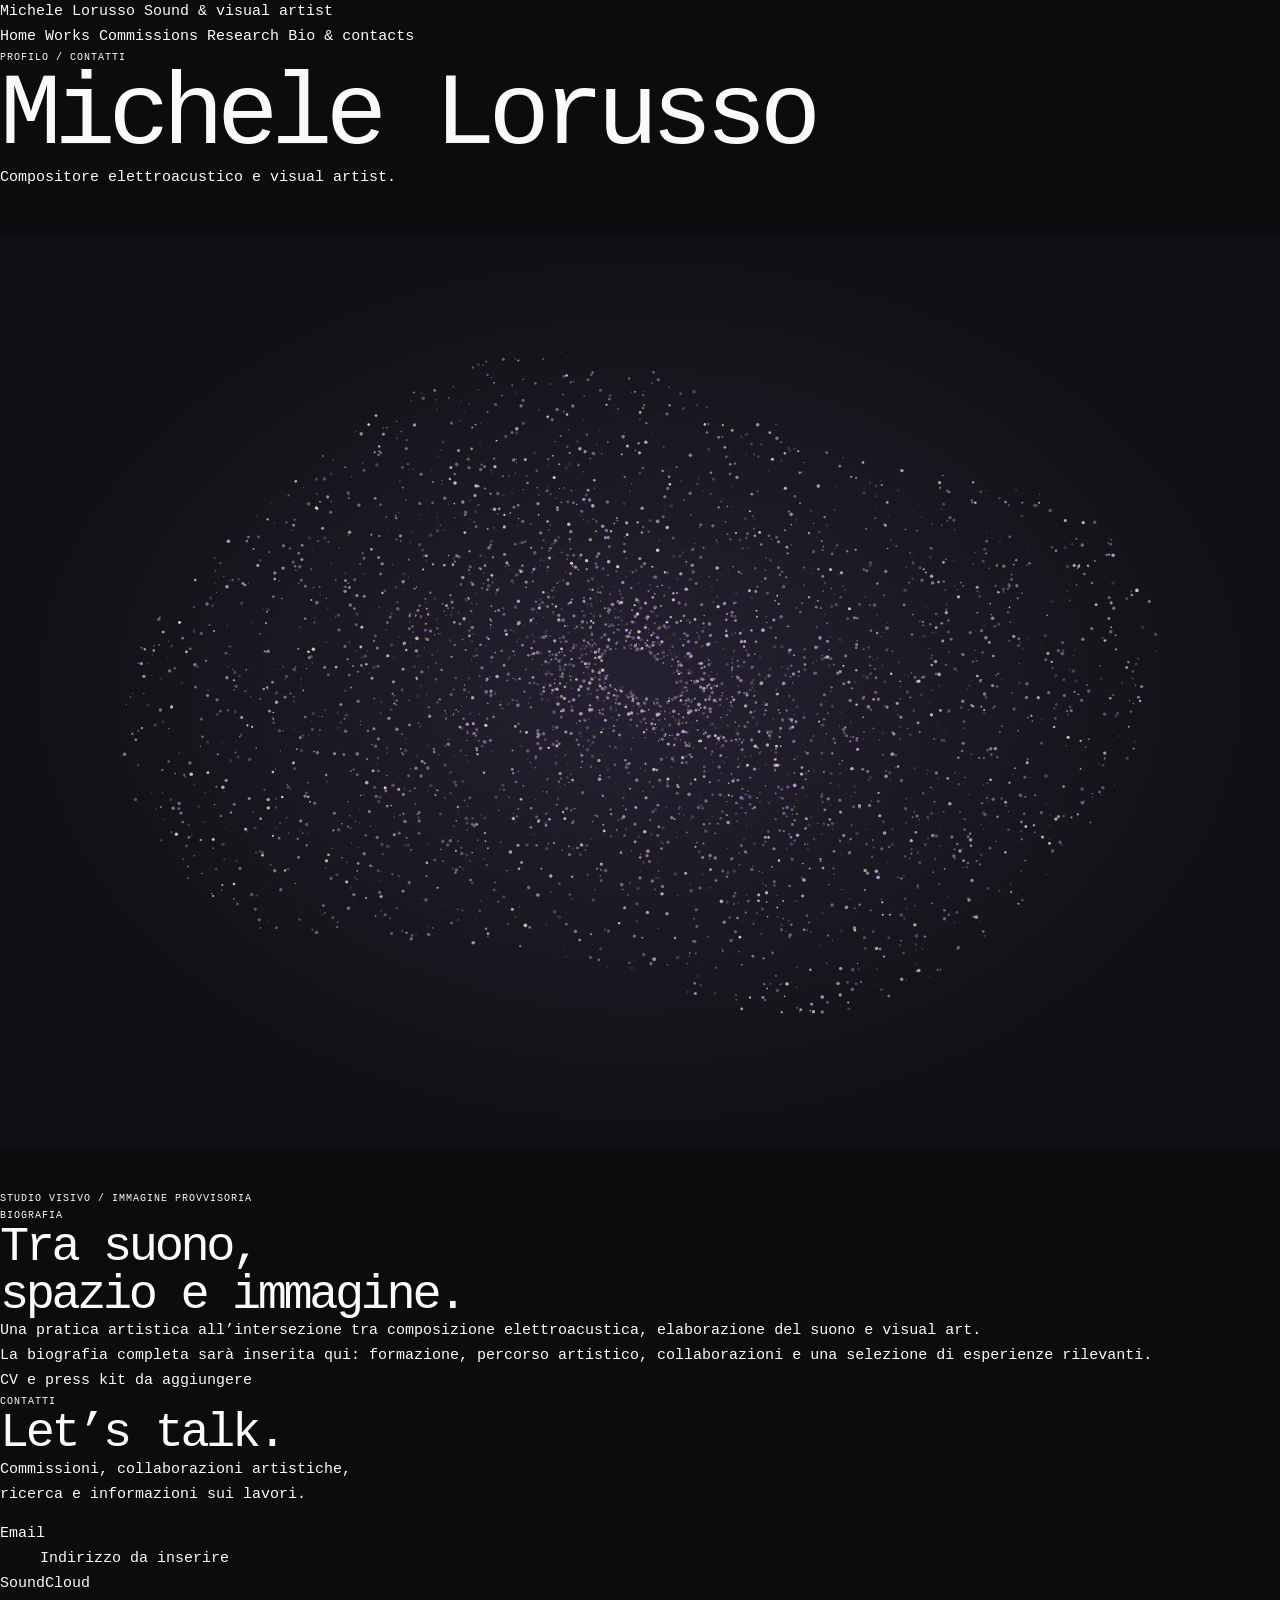
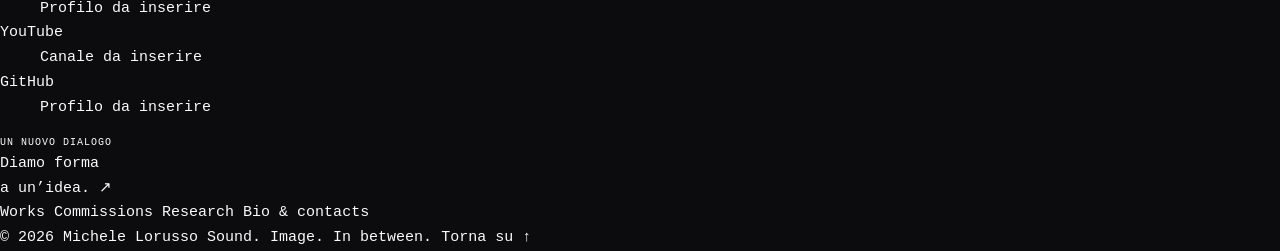
<file: bio.html>
<!doctype html>
<html lang="it">
  <head>
    <meta charset="utf-8" />
    <meta name="viewport" content="width=device-width, initial-scale=1" />
    <meta
      name="description"
      content="Michele Lorusso — composizione elettroacustica, visual art e ricerca. Portfolio di lavori e progetti."
    />
    <meta name="theme-color" content="#111114" />
    <title>Bio & contacts — Michele Lorusso</title>
    <link rel="icon" href="assets/favicon.svg" type="image/svg+xml" />
    <link rel="stylesheet" href="css/style.css" />
    <script src="js/portfolio.js" defer></script>
  </head>
  <body class="inner-page">
    <a class="skip-link" href="#main">Salta al contenuto</a>
    <!-- NAVIGAZIONE — condivisa tra tutte le pagine -->
    <header class="site-header">
      <a class="wordmark" href="index.html">
        Michele Lorusso
        <span>Sound & visual artist</span>
      </a>
      <nav aria-label="Navigazione principale">
        <a href="index.html">Home</a>
        <a href="works.html">Works</a>
        <a href="commissions.html">Commissions</a>
        <a href="research.html">Research</a>
        <a href="bio.html" aria-current="page">Bio & contacts</a>
      </nav>
    </header>
    <main id="main">
      <header class="page-heading wrap">
        <p class="eyebrow">PROFILO / CONTATTI</p>
        <h1>Michele Lorusso</h1>
        <p class="page-intro">Compositore elettroacustico e visual artist.</p>
      </header>
      <section class="wrap bio-layout">
        <div class="bio-visual">
          <img
            src="assets/particles.svg"
            width="1400"
            height="1000"
            alt="Campo di particelle, studio visivo dimostrativo"
          />
          <p class="eyebrow">STUDIO VISIVO / IMMAGINE PROVVISORIA</p>
        </div>
        <div class="bio-text">
          <p class="eyebrow">BIOGRAFIA</p>
          <h2>
            Tra suono,
            <br />
            spazio e immagine.
          </h2>
          <p>
            Una pratica artistica all’intersezione tra composizione elettroacustica,
            elaborazione del suono e visual art.
          </p>
          <p class="muted">
            La biografia completa sarà inserita qui: formazione, percorso artistico,
            collaborazioni e una selezione di esperienze rilevanti.
          </p>
          <p class="document-status">CV e press kit da aggiungere</p>
        </div>
      </section>
      <section id="contacts" class="wrap section contacts">
        <div>
          <p class="eyebrow">CONTATTI</p>
          <h2>Let’s talk.</h2>
          <p>
            Commissioni, collaborazioni artistiche,
            <br />
            ricerca e informazioni sui lavori.
          </p>
        </div>
        <dl>
          <div>
            <dt>Email</dt>
            <dd>Indirizzo da inserire</dd>
          </div>
          <div>
            <dt>SoundCloud</dt>
            <dd>Profilo da inserire</dd>
          </div>
          <div>
            <dt>YouTube</dt>
            <dd>Canale da inserire</dd>
          </div>
          <div>
            <dt>GitHub</dt>
            <dd>Profilo da inserire</dd>
          </div>
        </dl>
      </section>
    </main>
    <!-- CONTATTI — sostituire i segnaposto nella pagina Bio & contacts -->
    <footer class="site-footer">
      <div class="footer-intro">
        <p class="eyebrow">UN NUOVO DIALOGO</p>
        <a class="footer-cta" href="bio.html#contacts">
          Diamo forma
          <br />
          a un’idea.
          <span>↗</span>
        </a>
      </div>
      <div class="footer-nav">
        <a href="works.html">Works</a>
        <a href="commissions.html">Commissions</a>
        <a href="research.html">Research</a>
        <a href="bio.html">Bio & contacts</a>
      </div>
      <div class="footer-bottom">
        <span>© 2026 Michele Lorusso</span>
        <span>Sound. Image. In between.</span>
        <a href="#main">Torna su ↑</a>
      </div>
    </footer>
  </body>
</html>
</file>
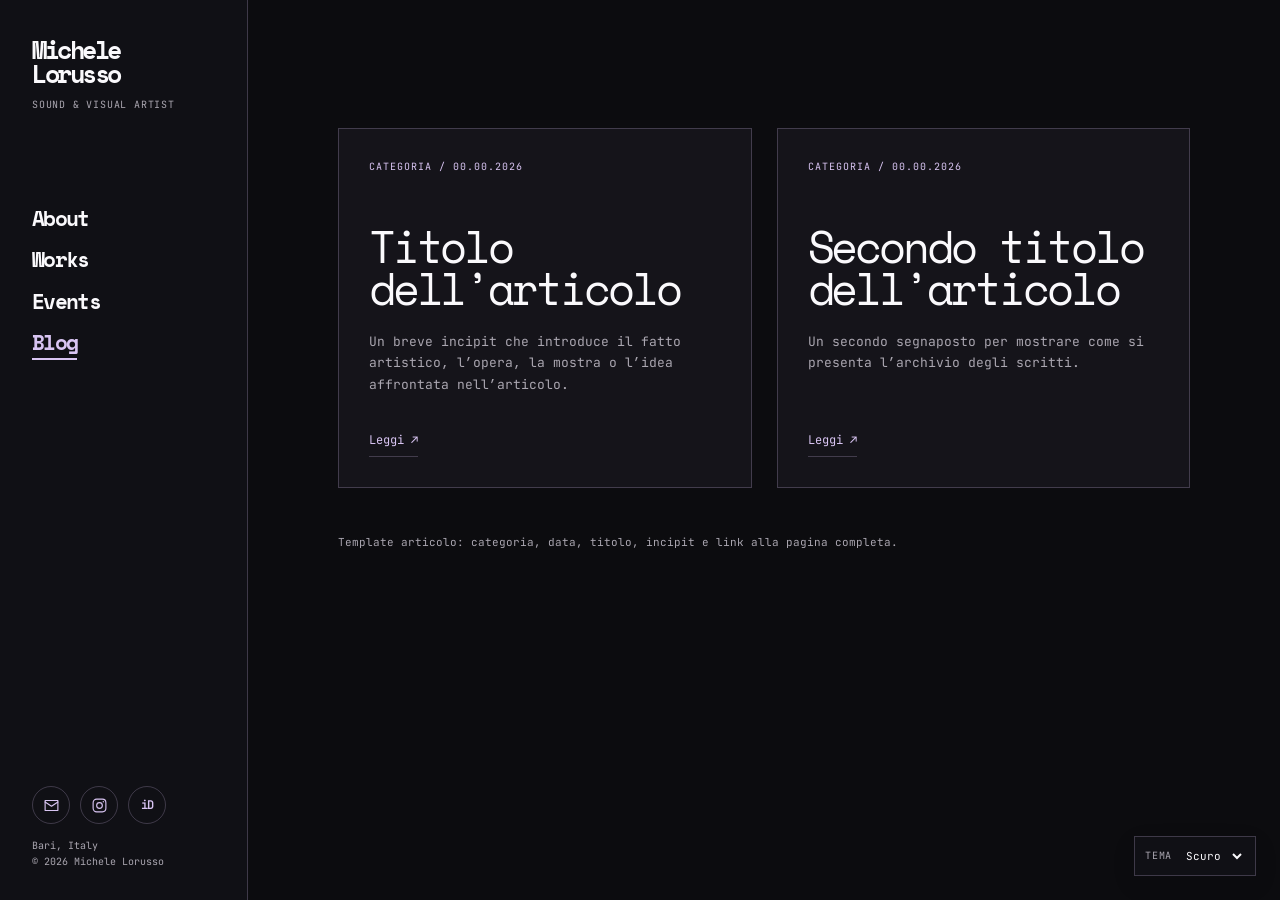
<file: blog.html>
<!doctype html>
<html lang="it">
  <head>
    <meta charset="utf-8" />
    <meta name="viewport" content="width=device-width, initial-scale=1" />
    <meta name="description" content="Blog — Michele Lorusso." />
    <meta name="theme-color" content="#0c0c0f" />
    <title>Blog — Michele Lorusso</title>
    <link rel="icon" href="assets/favicon.svg" type="image/svg+xml" />
    <link rel="preconnect" href="https://fonts.googleapis.com" />
    <link rel="preconnect" href="https://fonts.gstatic.com" crossorigin />
    <link
      href="https://fonts.googleapis.com/css2?family=JetBrains+Mono:wght@400;500;600&family=Space+Mono:wght@400;700&display=swap"
      rel="stylesheet"
    />
    <script src="js/theme.js"></script>
    <link rel="stylesheet" href="css/style.css" />
  </head>
  <body>
    <a class="skip-link" href="#main">Vai al contenuto</a>
    <aside class="sidebar">
      <a class="site-name" href="index.html">
        Michele
        <br />
        Lorusso
      </a>
      <p class="site-role">Sound &amp; visual artist</p>
      <nav aria-label="Navigazione principale">
        <a href="index.html">About</a>
        <a href="works.html">Works</a>
        <a href="events.html">Events</a>
        <a href="blog.html" aria-current="page">Blog</a>
      </nav>
      <footer class="sidebar-footer">
        <p class="sidebar-meta">
          Bari, Italy
          <br />
          © 2026 Michele Lorusso
        </p>
        <div class="social-links" aria-label="Contatti e social">
          <a
            href="mailto:michelelorusso99@outlook.com"
            aria-label="Email Michele Lorusso"
            title="Email"
          >
            <svg viewBox="0 0 24 24" aria-hidden="true">
              <path d="M3 5h18v14H3z" />
              <path d="m3 7 9 6 9-6" />
            </svg>
          </a>
          <a
            href="https://www.instagram.com/sudo.ml/"
            target="_blank"
            rel="noopener noreferrer"
            aria-label="Instagram di Michele Lorusso"
            title="Instagram"
          >
            <svg viewBox="0 0 24 24" aria-hidden="true">
              <rect x="3" y="3" width="18" height="18" rx="5" />
              <circle cx="12" cy="12" r="4" />
              <circle cx="17.4" cy="6.6" r="1" class="fill" />
            </svg>
          </a>
          <a
            href="https://orcid.org/0009-0003-5838-8036"
            target="_blank"
            rel="noopener noreferrer"
            aria-label="ORCID di Michele Lorusso"
            title="ORCID"
          >
            <span class="orcid-mark" aria-hidden="true">iD</span>
          </a>
        </div>
      </footer>
    </aside>
    <main id="main" class="page blog-page">
      <!-- TEMPLATE ARTICOLO — duplicare questo articolo per ogni nuovo post. -->
      <section class="post-list">
        <article class="post-card">
          <p class="eyebrow">Categoria / 00.00.2026</p>
          <h2>Titolo dell’articolo</h2>
          <p>
            Un breve incipit che introduce il fatto artistico, l’opera, la mostra o l’idea
            affrontata nell’articolo.
          </p>
          <a href="#" aria-label="Leggi Titolo dell’articolo">
            Leggi
            <span>↗</span>
          </a>
        </article>
        <article class="post-card">
          <p class="eyebrow">Categoria / 00.00.2026</p>
          <h2>Secondo titolo dell’articolo</h2>
          <p>
            Un secondo segnaposto per mostrare come si presenta l’archivio degli scritti.
          </p>
          <a href="#" aria-label="Leggi Secondo titolo dell’articolo">
            Leggi
            <span>↗</span>
          </a>
        </article>
      </section>
      <p class="template-hint">
        Template articolo: categoria, data, titolo, incipit e link alla pagina completa.
      </p>
    </main>
  </body>
</html>
</file>
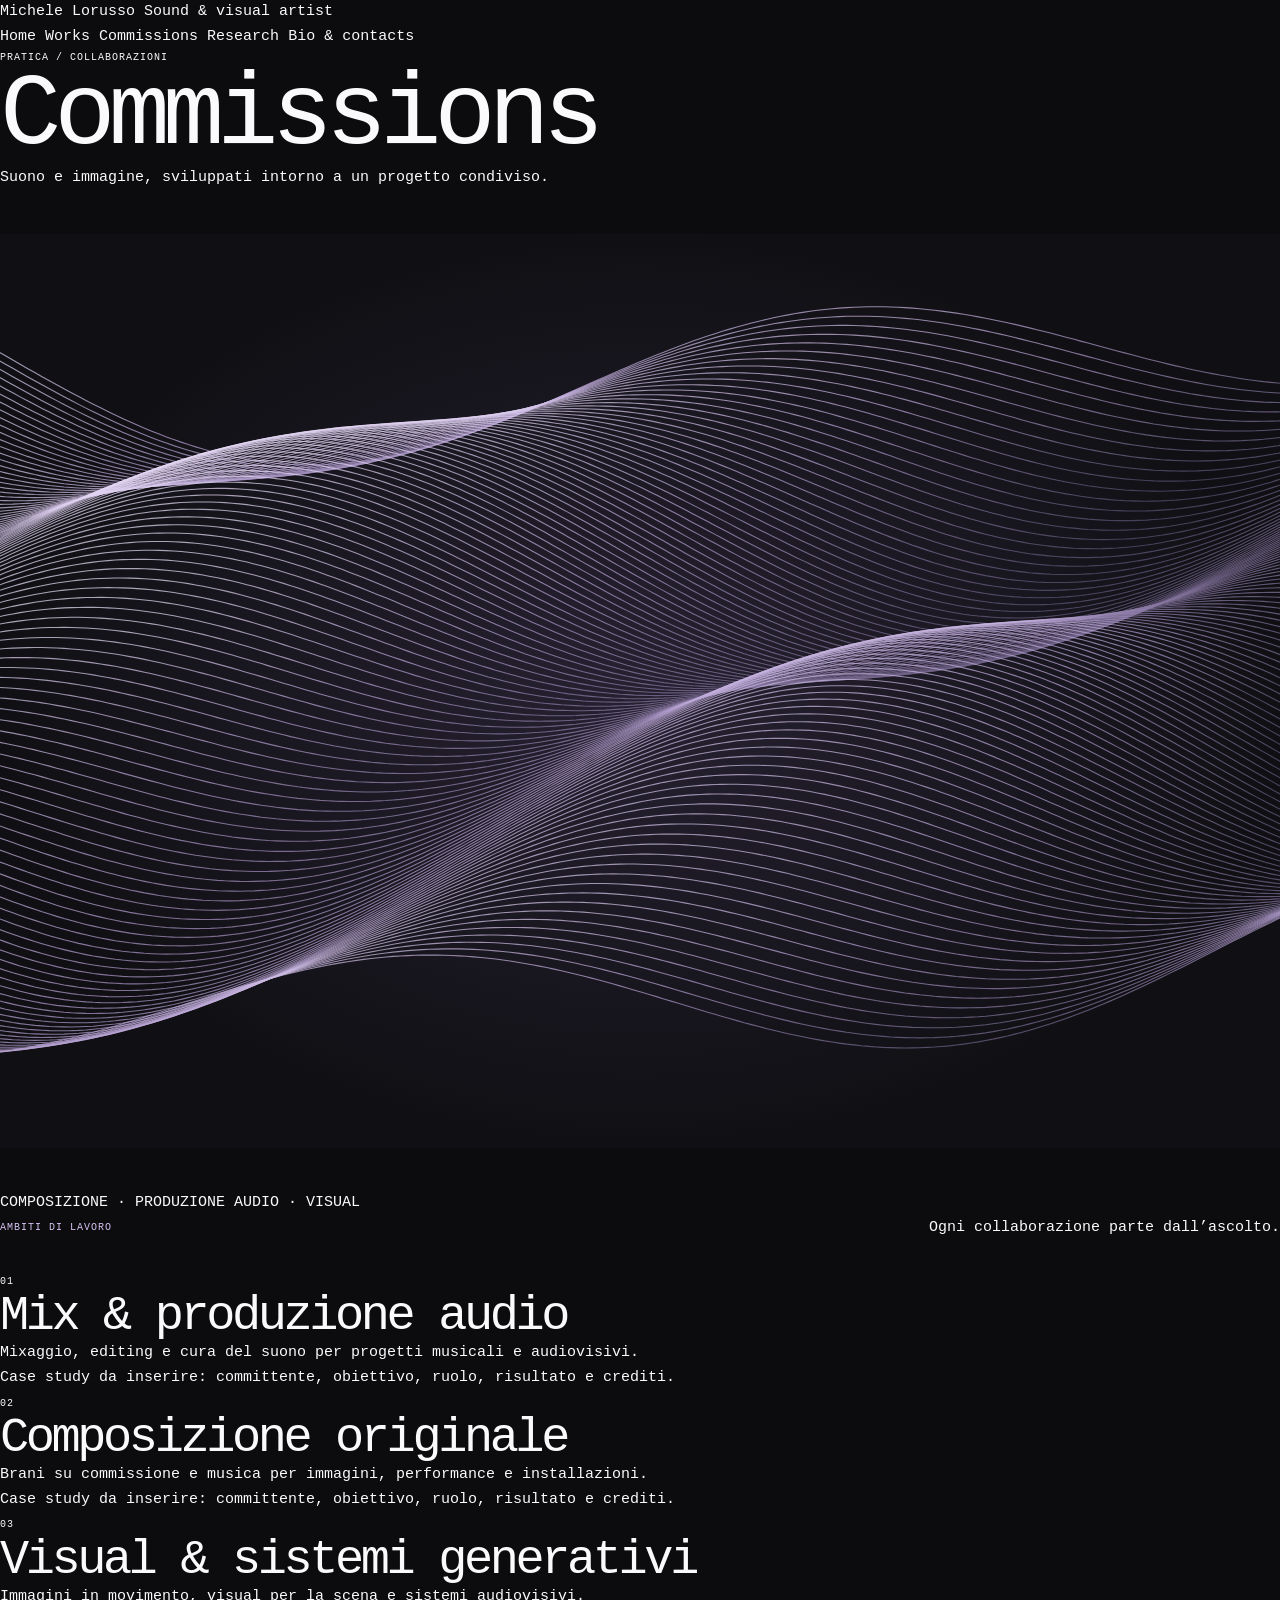
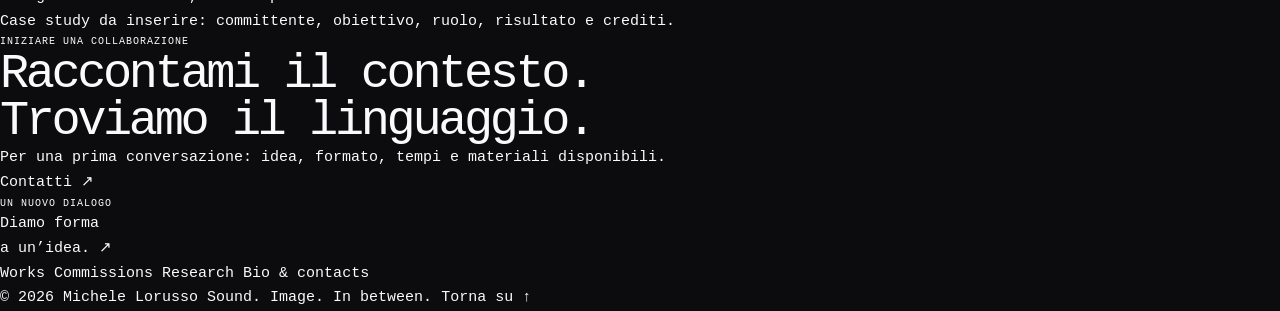
<file: commissions.html>
<!doctype html>
<html lang="it">
  <head>
    <meta charset="utf-8" />
    <meta name="viewport" content="width=device-width, initial-scale=1" />
    <meta
      name="description"
      content="Michele Lorusso — composizione elettroacustica, visual art e ricerca. Portfolio di lavori e progetti."
    />
    <meta name="theme-color" content="#111114" />
    <title>Commissions — Michele Lorusso</title>
    <link rel="icon" href="assets/favicon.svg" type="image/svg+xml" />
    <link rel="stylesheet" href="css/style.css" />
    <script src="js/portfolio.js" defer></script>
  </head>
  <body class="inner-page">
    <a class="skip-link" href="#main">Salta al contenuto</a>
    <!-- NAVIGAZIONE — condivisa tra tutte le pagine -->
    <header class="site-header">
      <a class="wordmark" href="index.html">
        Michele Lorusso
        <span>Sound & visual artist</span>
      </a>
      <nav aria-label="Navigazione principale">
        <a href="index.html">Home</a>
        <a href="works.html">Works</a>
        <a href="commissions.html" aria-current="page">Commissions</a>
        <a href="research.html">Research</a>
        <a href="bio.html">Bio & contacts</a>
      </nav>
    </header>
    <main id="main">
      <header class="page-heading wrap">
        <p class="eyebrow">PRATICA / COLLABORAZIONI</p>
        <h1>Commissions</h1>
        <p class="page-intro">
          Suono e immagine, sviluppati intorno a un progetto condiviso.
        </p>
      </header>
      <div class="commission-banner wrap">
        <img
          src="assets/waves.svg"
          alt="Studio grafico di onde sovrapposte"
          width="1400"
          height="1000"
        />
        <span>COMPOSIZIONE · PRODUZIONE AUDIO · VISUAL</span>
      </div>
      <section class="wrap section">
        <div class="section-heading">
          <p class="eyebrow">AMBITI DI LAVORO</p>
          <p class="muted">Ogni collaborazione parte dall’ascolto.</p>
        </div>
        <article class="service-row">
          <span class="eyebrow">01</span>
          <h2>Mix & produzione audio</h2>
          <div>
            <p>Mixaggio, editing e cura del suono per progetti musicali e audiovisivi.</p>
            <p class="demo-note">
              Case study da inserire: committente, obiettivo, ruolo, risultato e crediti.
            </p>
          </div>
        </article>
        <article class="service-row">
          <span class="eyebrow">02</span>
          <h2>Composizione originale</h2>
          <div>
            <p>
              Brani su commissione e musica per immagini, performance e installazioni.
            </p>
            <p class="demo-note">
              Case study da inserire: committente, obiettivo, ruolo, risultato e crediti.
            </p>
          </div>
        </article>
        <article class="service-row">
          <span class="eyebrow">03</span>
          <h2>Visual & sistemi generativi</h2>
          <div>
            <p>Immagini in movimento, visual per la scena e sistemi audiovisivi.</p>
            <p class="demo-note">
              Case study da inserire: committente, obiettivo, ruolo, risultato e crediti.
            </p>
          </div>
        </article>
      </section>
      <section class="inquiry wrap">
        <p class="eyebrow">INIZIARE UNA COLLABORAZIONE</p>
        <h2>
          Raccontami il contesto.
          <br />
          Troviamo il linguaggio.
        </h2>
        <p>Per una prima conversazione: idea, formato, tempi e materiali disponibili.</p>
        <a class="pill-link" href="bio.html#contacts">
          Contatti
          <span>↗</span>
        </a>
      </section>
    </main>
    <!-- CONTATTI — sostituire i segnaposto nella pagina Bio & contacts -->
    <footer class="site-footer">
      <div class="footer-intro">
        <p class="eyebrow">UN NUOVO DIALOGO</p>
        <a class="footer-cta" href="bio.html#contacts">
          Diamo forma
          <br />
          a un’idea.
          <span>↗</span>
        </a>
      </div>
      <div class="footer-nav">
        <a href="works.html">Works</a>
        <a href="commissions.html">Commissions</a>
        <a href="research.html">Research</a>
        <a href="bio.html">Bio & contacts</a>
      </div>
      <div class="footer-bottom">
        <span>© 2026 Michele Lorusso</span>
        <span>Sound. Image. In between.</span>
        <a href="#main">Torna su ↑</a>
      </div>
    </footer>
  </body>
</html>
</file>
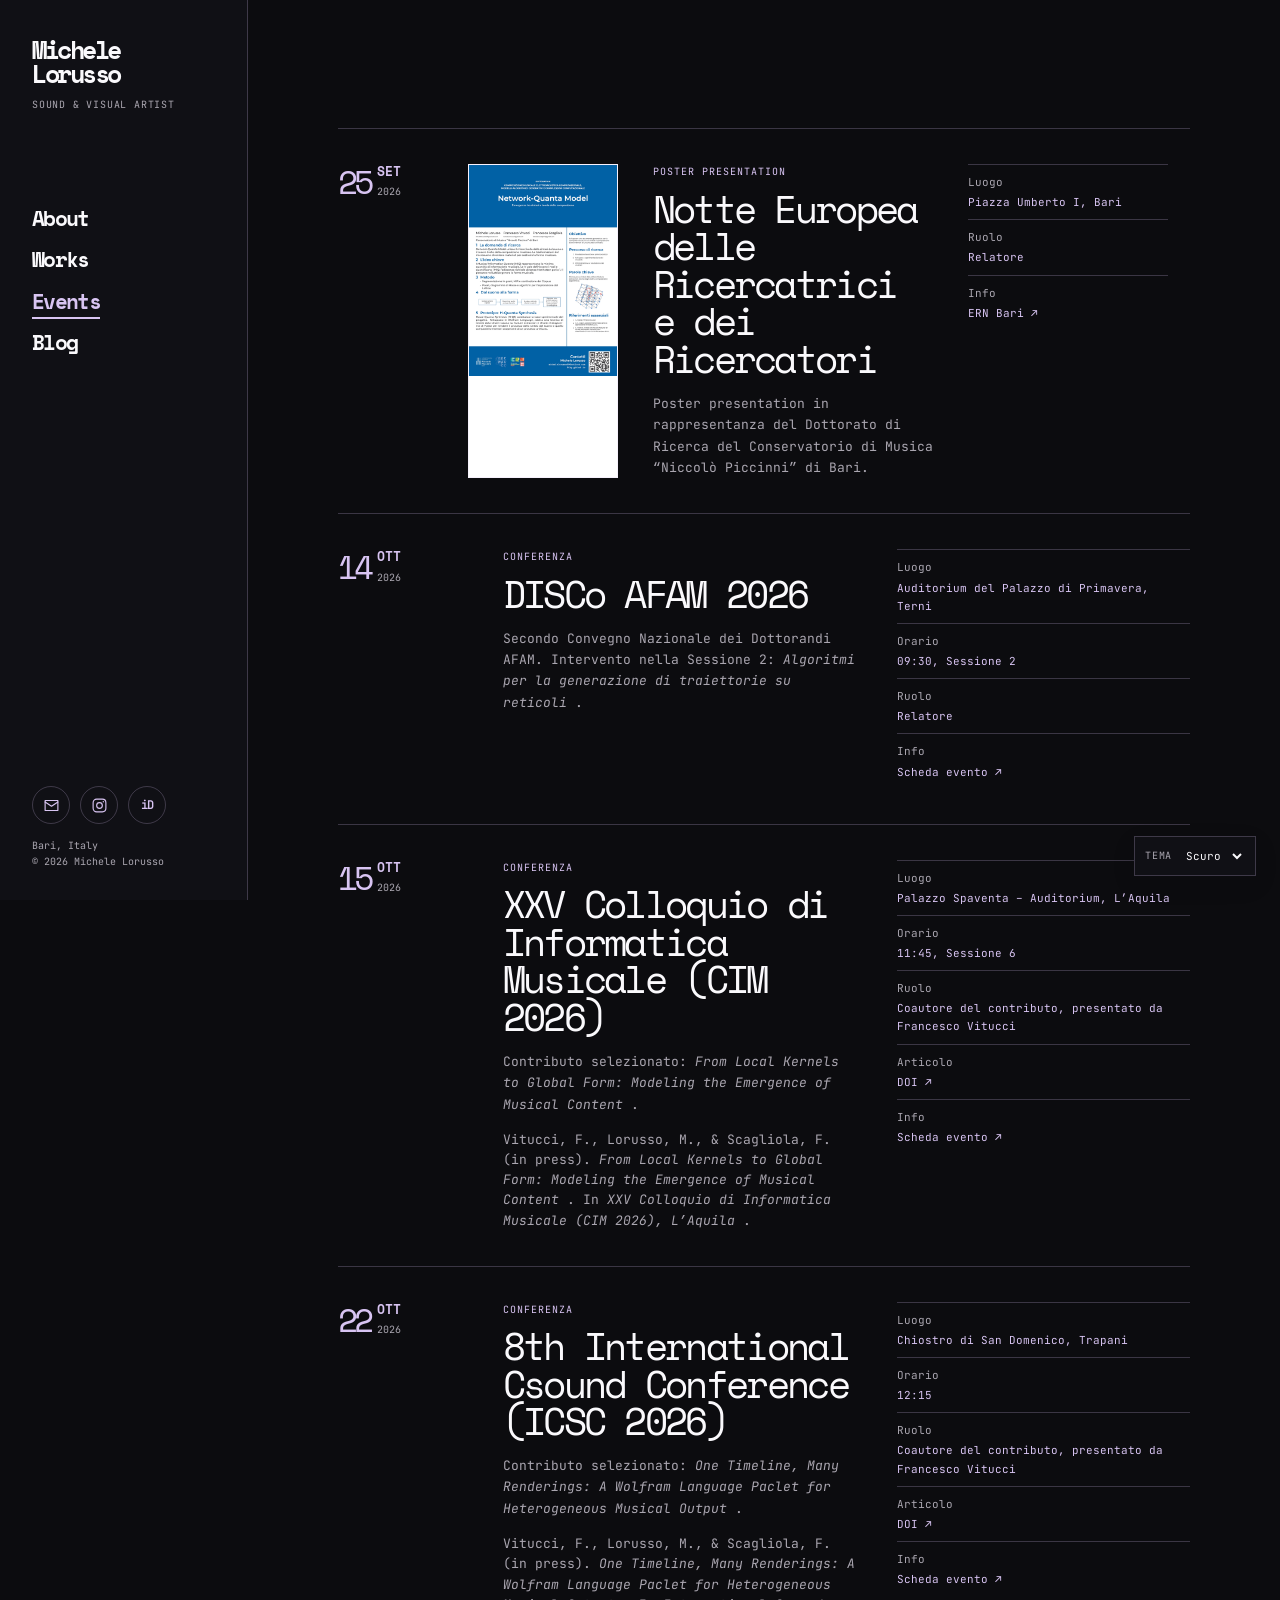
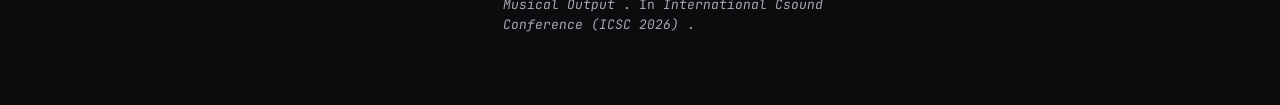
<file: events.html>
<!doctype html>
<html lang="it">
  <head>
    <meta charset="utf-8" />
    <meta name="viewport" content="width=device-width, initial-scale=1" />
    <meta name="description" content="Events — Michele Lorusso." />
    <meta name="theme-color" content="#0c0c0f" />
    <title>Events — Michele Lorusso</title>
    <link rel="icon" href="assets/favicon.svg" type="image/svg+xml" />
    <link rel="preconnect" href="https://fonts.googleapis.com" />
    <link rel="preconnect" href="https://fonts.gstatic.com" crossorigin />
    <link
      href="https://fonts.googleapis.com/css2?family=JetBrains+Mono:wght@400;500;600&family=Space+Mono:wght@400;700&display=swap"
      rel="stylesheet"
    />
    <script src="js/theme.js"></script>
    <link rel="stylesheet" href="css/style.css" />
  </head>
  <body>
    <a class="skip-link" href="#main">Vai al contenuto</a>
    <aside class="sidebar">
      <a class="site-name" href="index.html">
        Michele
        <br />
        Lorusso
      </a>
      <p class="site-role">Sound &amp; visual artist</p>
      <nav aria-label="Navigazione principale">
        <a href="index.html">About</a>
        <a href="works.html">Works</a>
        <a href="events.html" aria-current="page">Events</a>
        <a href="blog.html">Blog</a>
      </nav>
      <footer class="sidebar-footer">
        <p class="sidebar-meta">
          Bari, Italy
          <br />
          © 2026 Michele Lorusso
        </p>
        <div class="social-links" aria-label="Contatti e social">
          <a
            href="mailto:michelelorusso99@outlook.com"
            aria-label="Email Michele Lorusso"
            title="Email"
          >
            <svg viewBox="0 0 24 24" aria-hidden="true">
              <path d="M3 5h18v14H3z" />
              <path d="m3 7 9 6 9-6" />
            </svg>
          </a>
          <a
            href="https://www.instagram.com/sudo.ml/"
            target="_blank"
            rel="noopener noreferrer"
            aria-label="Instagram di Michele Lorusso"
            title="Instagram"
          >
            <svg viewBox="0 0 24 24" aria-hidden="true">
              <rect x="3" y="3" width="18" height="18" rx="5" />
              <circle cx="12" cy="12" r="4" />
              <circle cx="17.4" cy="6.6" r="1" class="fill" />
            </svg>
          </a>
          <a
            href="https://orcid.org/0009-0003-5838-8036"
            target="_blank"
            rel="noopener noreferrer"
            aria-label="ORCID di Michele Lorusso"
            title="ORCID"
          >
            <span class="orcid-mark" aria-hidden="true">iD</span>
          </a>
        </div>
      </footer>
    </aside>
    <main id="main" class="page events-page">
      <section class="event-list">
        <article class="event-card">
          <time datetime="2026-09-25">
            <span>25</span>
            <strong>SET</strong>
            <em>2026</em>
          </time>
          <a
            class="event-poster"
            href="assets/ERN2026.pdf"
            target="_blank"
            rel="noopener noreferrer"
            aria-label="Apri la locandina della Notte Europea delle Ricercatrici e dei Ricercatori 2026"
          >
            <img
              src="assets/ERN2026.jpg"
              alt="Locandina della Notte Europea delle Ricercatrici e dei Ricercatori 2026 a Bari"
              width="1984"
              height="2835"
            />
          </a>
          <div>
            <p class="eyebrow">Poster presentation</p>
            <h2>Notte Europea delle Ricercatrici e dei Ricercatori</h2>
            <p>
              Poster presentation in rappresentanza del Dottorato di Ricerca del
              Conservatorio di Musica “Niccolò Piccinni” di Bari.
            </p>
          </div>
          <dl>
            <div>
              <dt>Luogo</dt>
              <dd>Piazza Umberto I, Bari</dd>
            </div>
            <div>
              <dt>Ruolo</dt>
              <dd>Relatore</dd>
            </div>
            <div>
              <dt>Info</dt>
              <dd>
                <a href="https://ern-bari.it/" target="_blank" rel="noopener noreferrer">
                  ERN Bari ↗
                </a>
              </dd>
            </div>
          </dl>
        </article>
        <article class="event-card event-card--no-poster">
          <time datetime="2026-10-14">
            <span>14</span>
            <strong>OTT</strong>
            <em>2026</em>
          </time>
          <div>
            <p class="eyebrow">Conferenza</p>
            <h2>DISCo AFAM 2026</h2>
            <p>
              Secondo Convegno Nazionale dei Dottorandi AFAM. Intervento nella Sessione 2:
              <em>Algoritmi per la generazione di traiettorie su reticoli</em>
              .
            </p>
          </div>
          <dl>
            <div>
              <dt>Luogo</dt>
              <dd>Auditorium del Palazzo di Primavera, Terni</dd>
            </div>
            <div>
              <dt>Orario</dt>
              <dd>09:30, Sessione 2</dd>
            </div>
            <div>
              <dt>Ruolo</dt>
              <dd>Relatore</dd>
            </div>
            <div>
              <dt>Info</dt>
              <dd>
                <a
                  href="https://cmec-phd.github.io/news/disco-afam-2026/"
                  target="_blank"
                  rel="noopener noreferrer"
                >
                  Scheda evento ↗
                </a>
              </dd>
            </div>
          </dl>
        </article>
        <article class="event-card event-card--no-poster">
          <time datetime="2026-10-15">
            <span>15</span>
            <strong>OTT</strong>
            <em>2026</em>
          </time>
          <div>
            <p class="eyebrow">Conferenza</p>
            <h2>XXV Colloquio di Informatica Musicale (CIM 2026)</h2>
            <p>
              Contributo selezionato:
              <em>
                From Local Kernels to Global Form: Modeling the Emergence of Musical
                Content
              </em>
              .
            </p>
            <p class="event-citation">
              Vitucci, F., Lorusso, M., &amp; Scagliola, F. (in press).
              <em>
                From Local Kernels to Global Form: Modeling the Emergence of Musical
                Content
              </em>
              . In
              <em>XXV Colloquio di Informatica Musicale (CIM 2026), L’Aquila</em>
              .
            </p>
          </div>
          <dl>
            <div>
              <dt>Luogo</dt>
              <dd>Palazzo Spaventa – Auditorium, L’Aquila</dd>
            </div>
            <div>
              <dt>Orario</dt>
              <dd>11:45, Sessione 6</dd>
            </div>
            <div>
              <dt>Ruolo</dt>
              <dd>Coautore del contributo, presentato da Francesco Vitucci</dd>
            </div>
            <div>
              <dt>Articolo</dt>
              <dd>
                <a
                  href="https://doi.org/10.48550/arXiv.2608.24660"
                  target="_blank"
                  rel="noopener noreferrer"
                >
                  DOI ↗
                </a>
              </dd>
            </div>
            <div>
              <dt>Info</dt>
              <dd>
                <a
                  href="https://cmec-phd.github.io/news/cim-2026/"
                  target="_blank"
                  rel="noopener noreferrer"
                >
                  Scheda evento ↗
                </a>
              </dd>
            </div>
          </dl>
        </article>
        <article class="event-card event-card--no-poster">
          <time datetime="2026-10-22">
            <span>22</span>
            <strong>OTT</strong>
            <em>2026</em>
          </time>
          <div>
            <p class="eyebrow">Conferenza</p>
            <h2>8th International Csound Conference (ICSC 2026)</h2>
            <p>
              Contributo selezionato:
              <em>
                One Timeline, Many Renderings: A Wolfram Language Paclet for Heterogeneous
                Musical Output
              </em>
              .
            </p>
            <p class="event-citation">
              Vitucci, F., Lorusso, M., &amp; Scagliola, F. (in press).
              <em>
                One Timeline, Many Renderings: A Wolfram Language Paclet for Heterogeneous
                Musical Output
              </em>
              . In
              <em>International Csound Conference (ICSC 2026)</em>
              .
            </p>
          </div>
          <dl>
            <div>
              <dt>Luogo</dt>
              <dd>Chiostro di San Domenico, Trapani</dd>
            </div>
            <div>
              <dt>Orario</dt>
              <dd>12:15</dd>
            </div>
            <div>
              <dt>Ruolo</dt>
              <dd>Coautore del contributo, presentato da Francesco Vitucci</dd>
            </div>
            <div>
              <dt>Articolo</dt>
              <dd>
                <a
                  href="https://doi.org/10.48550/arXiv.2608.24683"
                  target="_blank"
                  rel="noopener noreferrer"
                >
                  DOI ↗
                </a>
              </dd>
            </div>
            <div>
              <dt>Info</dt>
              <dd>
                <a
                  href="https://cmec-phd.github.io/news/icsc-2026/"
                  target="_blank"
                  rel="noopener noreferrer"
                >
                  Scheda evento ↗
                </a>
              </dd>
            </div>
          </dl>
        </article>
      </section>
    </main>
  </body>
</html>
</file>
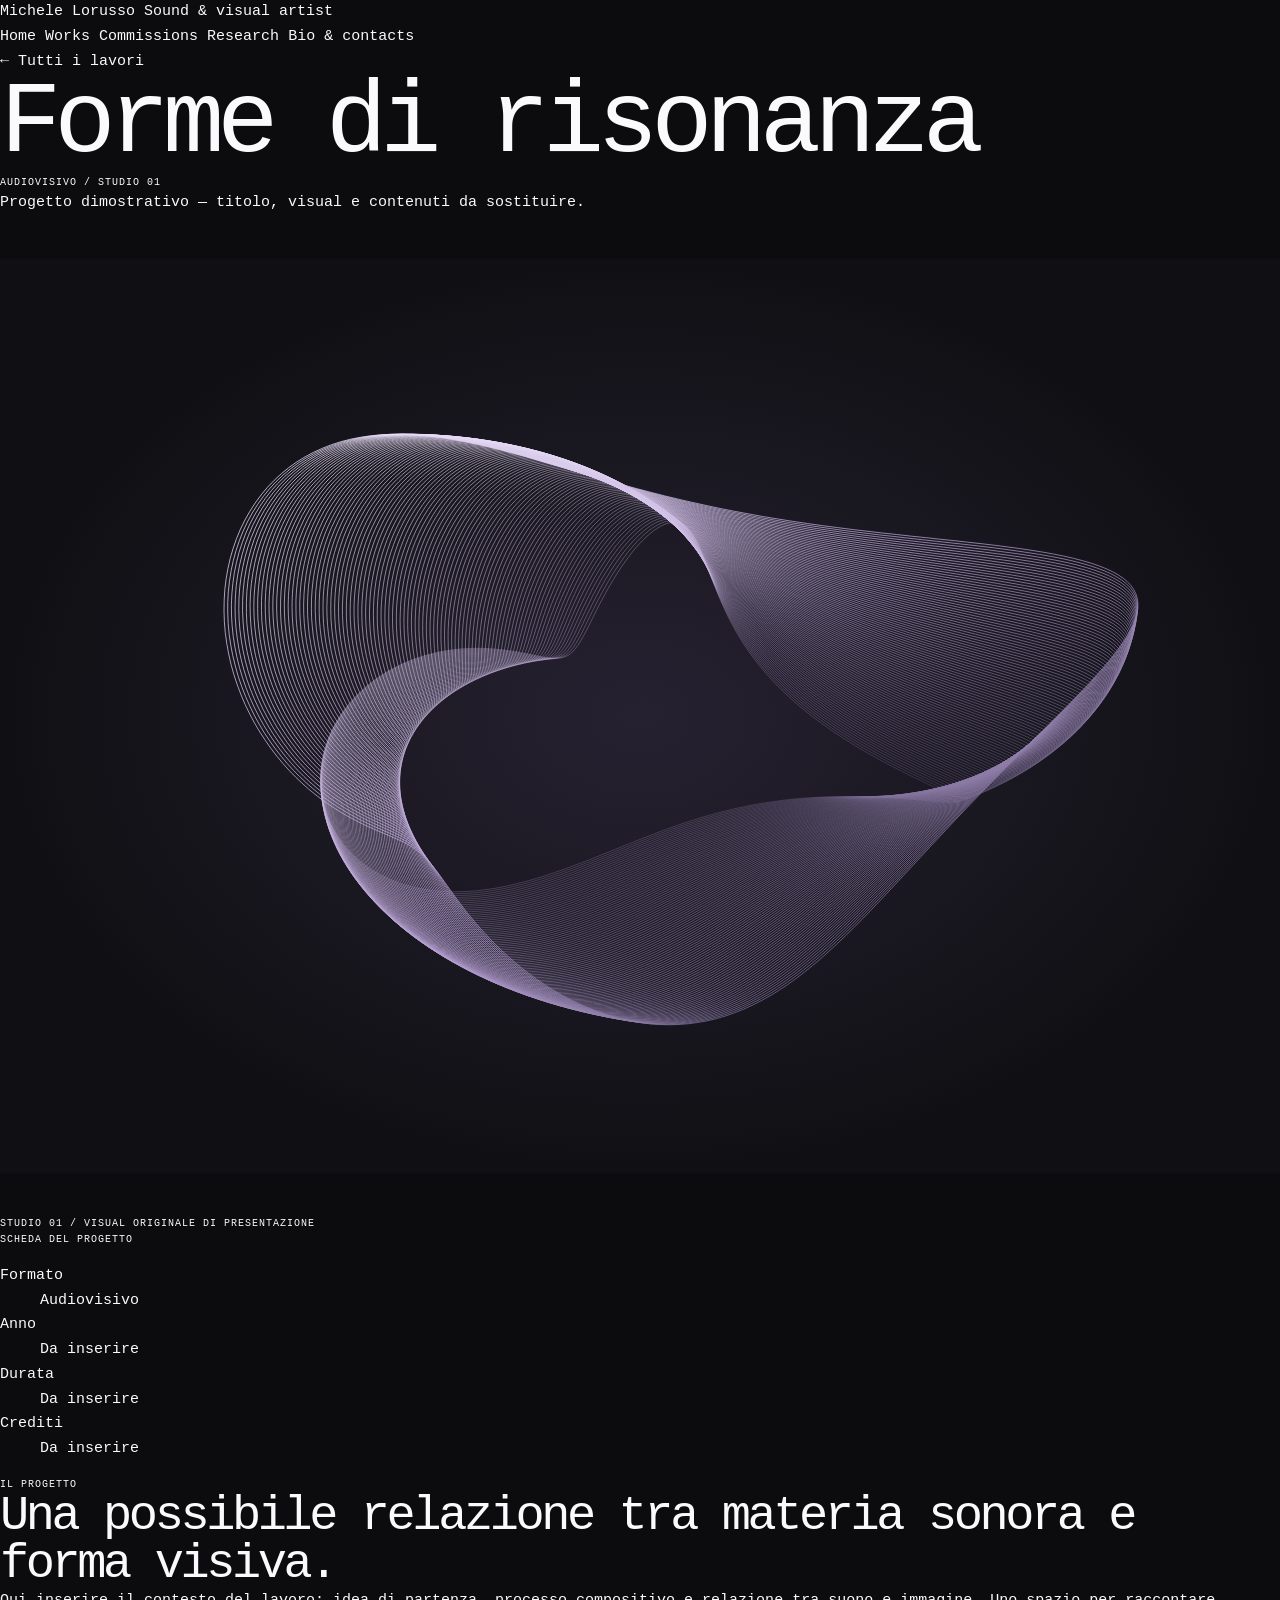
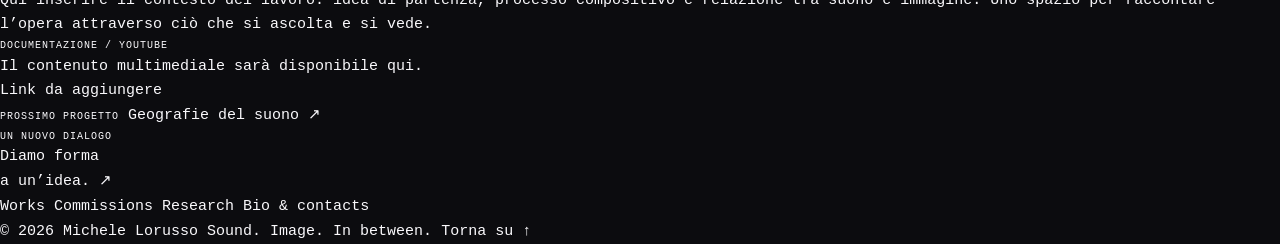
<file: project-01.html>
<!doctype html>
<html lang="it">
  <head>
    <meta charset="utf-8" />
    <meta name="viewport" content="width=device-width, initial-scale=1" />
    <meta
      name="description"
      content="Michele Lorusso — composizione elettroacustica, visual art e ricerca. Portfolio di lavori e progetti."
    />
    <meta name="theme-color" content="#111114" />
    <title>Forme di risonanza — Michele Lorusso</title>
    <link rel="icon" href="assets/favicon.svg" type="image/svg+xml" />
    <link rel="stylesheet" href="css/style.css" />
    <script src="js/portfolio.js" defer></script>
  </head>
  <body class="inner-page">
    <a class="skip-link" href="#main">Salta al contenuto</a>
    <!-- NAVIGAZIONE — condivisa tra tutte le pagine -->
    <header class="site-header">
      <a class="wordmark" href="index.html">
        Michele Lorusso
        <span>Sound & visual artist</span>
      </a>
      <nav aria-label="Navigazione principale">
        <a href="index.html">Home</a>
        <a href="works.html" aria-current="page">Works</a>
        <a href="commissions.html">Commissions</a>
        <a href="research.html">Research</a>
        <a href="bio.html">Bio & contacts</a>
      </nav>
    </header>
    <main id="main">
      <header class="project-heading wrap">
        <a class="back-link" href="works.html">← Tutti i lavori</a>
        <div class="project-title">
          <h1>Forme di risonanza</h1>
          <p class="eyebrow">AUDIOVISIVO / STUDIO 01</p>
        </div>
        <p class="demo-note">
          Progetto dimostrativo — titolo, visual e contenuti da sostituire.
        </p>
      </header>
      <figure class="project-cover">
        <img
          src="assets/field.svg"
          alt="Studio grafico dimostrativo per Forme di risonanza"
          width="1400"
          height="1000"
        />
        <figcaption>STUDIO 01 / VISUAL ORIGINALE DI PRESENTAZIONE</figcaption>
      </figure>
      <section class="wrap project-body">
        <aside>
          <p class="eyebrow">SCHEDA DEL PROGETTO</p>
          <dl>
            <div>
              <dt>Formato</dt>
              <dd>Audiovisivo</dd>
            </div>
            <div>
              <dt>Anno</dt>
              <dd>Da inserire</dd>
            </div>
            <div>
              <dt>Durata</dt>
              <dd>Da inserire</dd>
            </div>
            <div>
              <dt>Crediti</dt>
              <dd>Da inserire</dd>
            </div>
          </dl>
        </aside>
        <div>
          <p class="eyebrow">IL PROGETTO</p>
          <h2>Una possibile relazione tra materia sonora e forma visiva.</h2>
          <p class="muted">
            Qui inserire il contesto del lavoro: idea di partenza, processo compositivo e
            relazione tra suono e immagine. Uno spazio per raccontare l’opera attraverso
            ciò che si ascolta e si vede.
          </p>
          <section
            class="project-media"
            data-media="work-01"
            aria-label="Documentazione audiovisiva"
          >
            <p class="eyebrow">DOCUMENTAZIONE / YOUTUBE</p>
            <p>Il contenuto multimediale sarà disponibile qui.</p>
            <span class="document-status">Link da aggiungere</span>
          </section>
        </div>
      </section>
      <a class="next-project wrap" href="project-02.html">
        <span class="eyebrow">PROSSIMO PROGETTO</span>
        <span>Geografie del suono</span>
        <span aria-hidden="true">↗</span>
      </a>
    </main>
    <!-- CONTATTI — sostituire i segnaposto nella pagina Bio & contacts -->
    <footer class="site-footer">
      <div class="footer-intro">
        <p class="eyebrow">UN NUOVO DIALOGO</p>
        <a class="footer-cta" href="bio.html#contacts">
          Diamo forma
          <br />
          a un’idea.
          <span>↗</span>
        </a>
      </div>
      <div class="footer-nav">
        <a href="works.html">Works</a>
        <a href="commissions.html">Commissions</a>
        <a href="research.html">Research</a>
        <a href="bio.html">Bio & contacts</a>
      </div>
      <div class="footer-bottom">
        <span>© 2026 Michele Lorusso</span>
        <span>Sound. Image. In between.</span>
        <a href="#main">Torna su ↑</a>
      </div>
    </footer>
  </body>
</html>
</file>
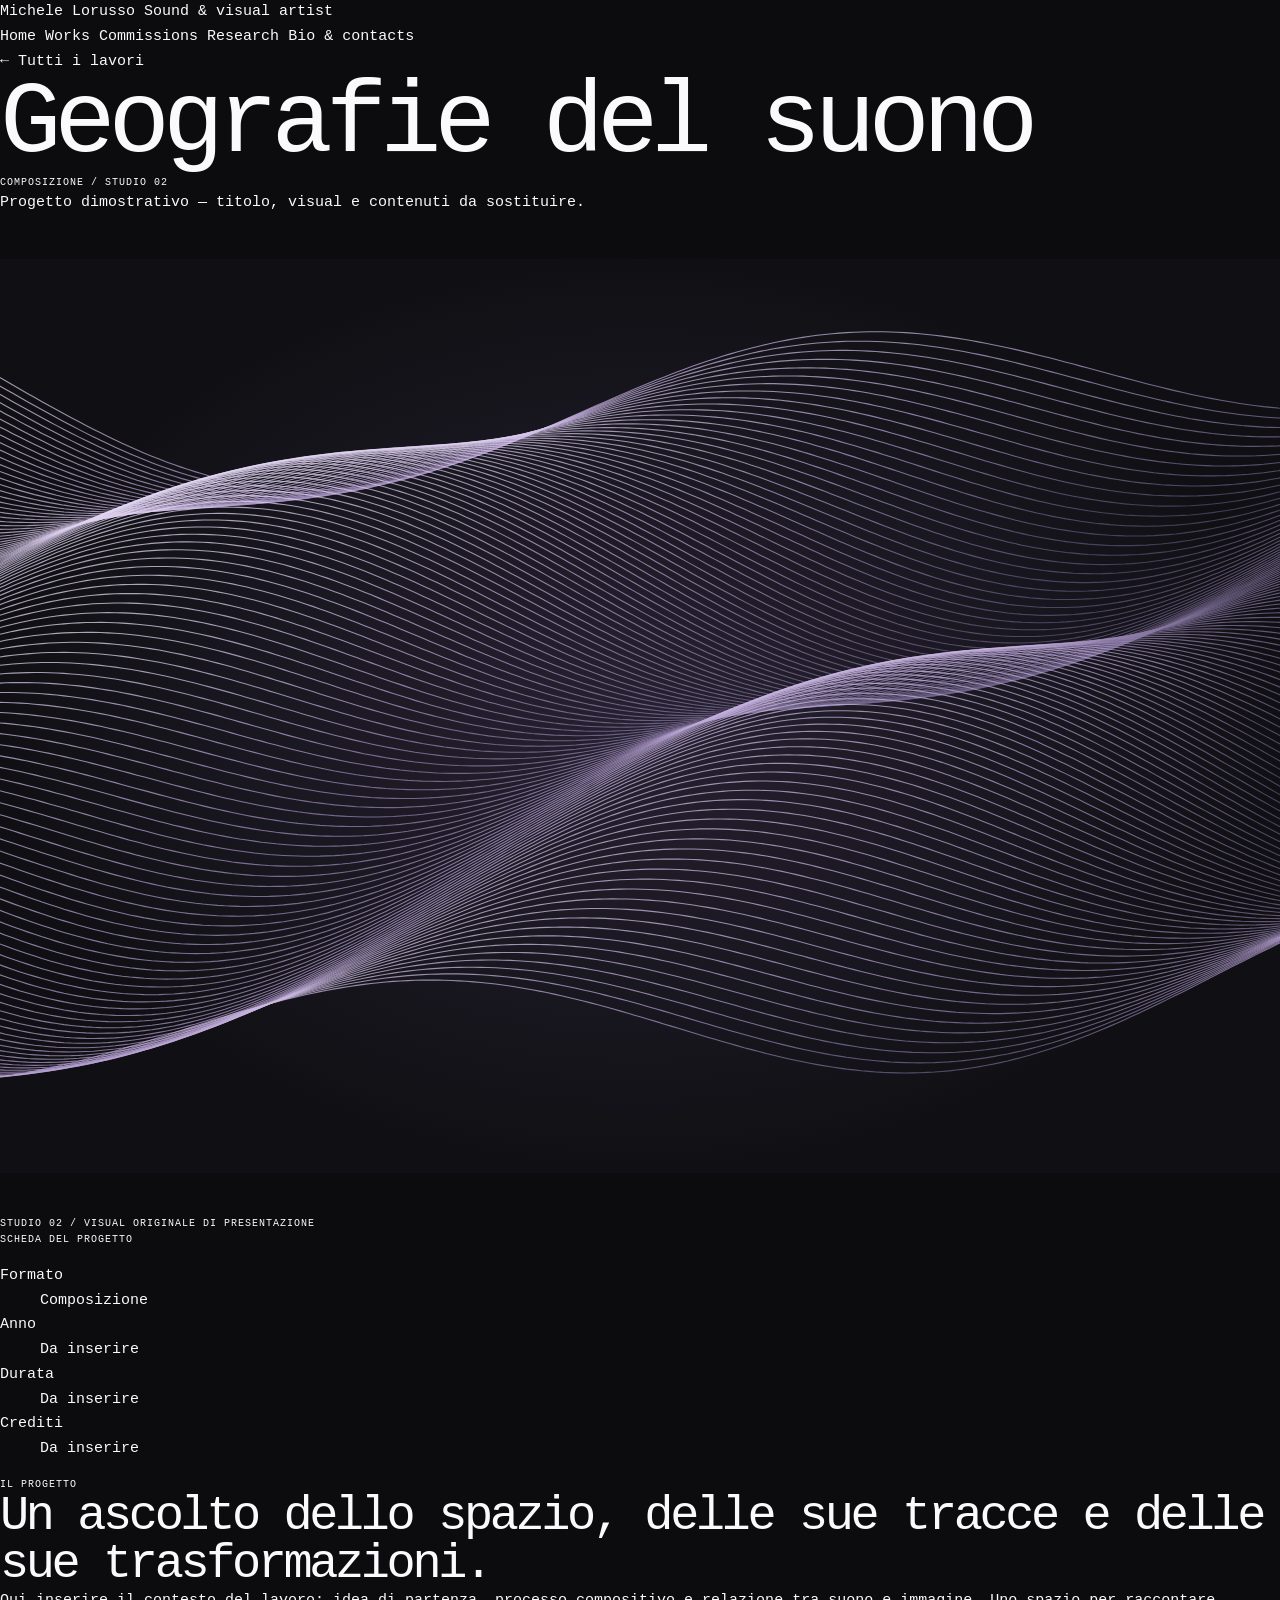
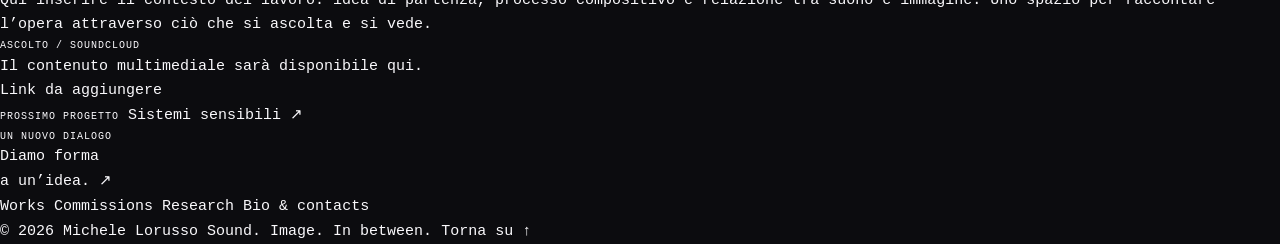
<file: project-02.html>
<!doctype html>
<html lang="it">
  <head>
    <meta charset="utf-8" />
    <meta name="viewport" content="width=device-width, initial-scale=1" />
    <meta
      name="description"
      content="Michele Lorusso — composizione elettroacustica, visual art e ricerca. Portfolio di lavori e progetti."
    />
    <meta name="theme-color" content="#111114" />
    <title>Geografie del suono — Michele Lorusso</title>
    <link rel="icon" href="assets/favicon.svg" type="image/svg+xml" />
    <link rel="stylesheet" href="css/style.css" />
    <script src="js/portfolio.js" defer></script>
  </head>
  <body class="inner-page">
    <a class="skip-link" href="#main">Salta al contenuto</a>
    <!-- NAVIGAZIONE — condivisa tra tutte le pagine -->
    <header class="site-header">
      <a class="wordmark" href="index.html">
        Michele Lorusso
        <span>Sound & visual artist</span>
      </a>
      <nav aria-label="Navigazione principale">
        <a href="index.html">Home</a>
        <a href="works.html" aria-current="page">Works</a>
        <a href="commissions.html">Commissions</a>
        <a href="research.html">Research</a>
        <a href="bio.html">Bio & contacts</a>
      </nav>
    </header>
    <main id="main">
      <header class="project-heading wrap">
        <a class="back-link" href="works.html">← Tutti i lavori</a>
        <div class="project-title">
          <h1>Geografie del suono</h1>
          <p class="eyebrow">COMPOSIZIONE / STUDIO 02</p>
        </div>
        <p class="demo-note">
          Progetto dimostrativo — titolo, visual e contenuti da sostituire.
        </p>
      </header>
      <figure class="project-cover">
        <img
          src="assets/waves.svg"
          alt="Studio grafico dimostrativo per Geografie del suono"
          width="1400"
          height="1000"
        />
        <figcaption>STUDIO 02 / VISUAL ORIGINALE DI PRESENTAZIONE</figcaption>
      </figure>
      <section class="wrap project-body">
        <aside>
          <p class="eyebrow">SCHEDA DEL PROGETTO</p>
          <dl>
            <div>
              <dt>Formato</dt>
              <dd>Composizione</dd>
            </div>
            <div>
              <dt>Anno</dt>
              <dd>Da inserire</dd>
            </div>
            <div>
              <dt>Durata</dt>
              <dd>Da inserire</dd>
            </div>
            <div>
              <dt>Crediti</dt>
              <dd>Da inserire</dd>
            </div>
          </dl>
        </aside>
        <div>
          <p class="eyebrow">IL PROGETTO</p>
          <h2>Un ascolto dello spazio, delle sue tracce e delle sue trasformazioni.</h2>
          <p class="muted">
            Qui inserire il contesto del lavoro: idea di partenza, processo compositivo e
            relazione tra suono e immagine. Uno spazio per raccontare l’opera attraverso
            ciò che si ascolta e si vede.
          </p>
          <section
            class="project-media"
            data-media="work-02"
            aria-label="Documentazione audiovisiva"
          >
            <p class="eyebrow">ASCOLTO / SOUNDCLOUD</p>
            <p>Il contenuto multimediale sarà disponibile qui.</p>
            <span class="document-status">Link da aggiungere</span>
          </section>
        </div>
      </section>
      <a class="next-project wrap" href="project-03.html">
        <span class="eyebrow">PROSSIMO PROGETTO</span>
        <span>Sistemi sensibili</span>
        <span aria-hidden="true">↗</span>
      </a>
    </main>
    <!-- CONTATTI — sostituire i segnaposto nella pagina Bio & contacts -->
    <footer class="site-footer">
      <div class="footer-intro">
        <p class="eyebrow">UN NUOVO DIALOGO</p>
        <a class="footer-cta" href="bio.html#contacts">
          Diamo forma
          <br />
          a un’idea.
          <span>↗</span>
        </a>
      </div>
      <div class="footer-nav">
        <a href="works.html">Works</a>
        <a href="commissions.html">Commissions</a>
        <a href="research.html">Research</a>
        <a href="bio.html">Bio & contacts</a>
      </div>
      <div class="footer-bottom">
        <span>© 2026 Michele Lorusso</span>
        <span>Sound. Image. In between.</span>
        <a href="#main">Torna su ↑</a>
      </div>
    </footer>
  </body>
</html>
</file>
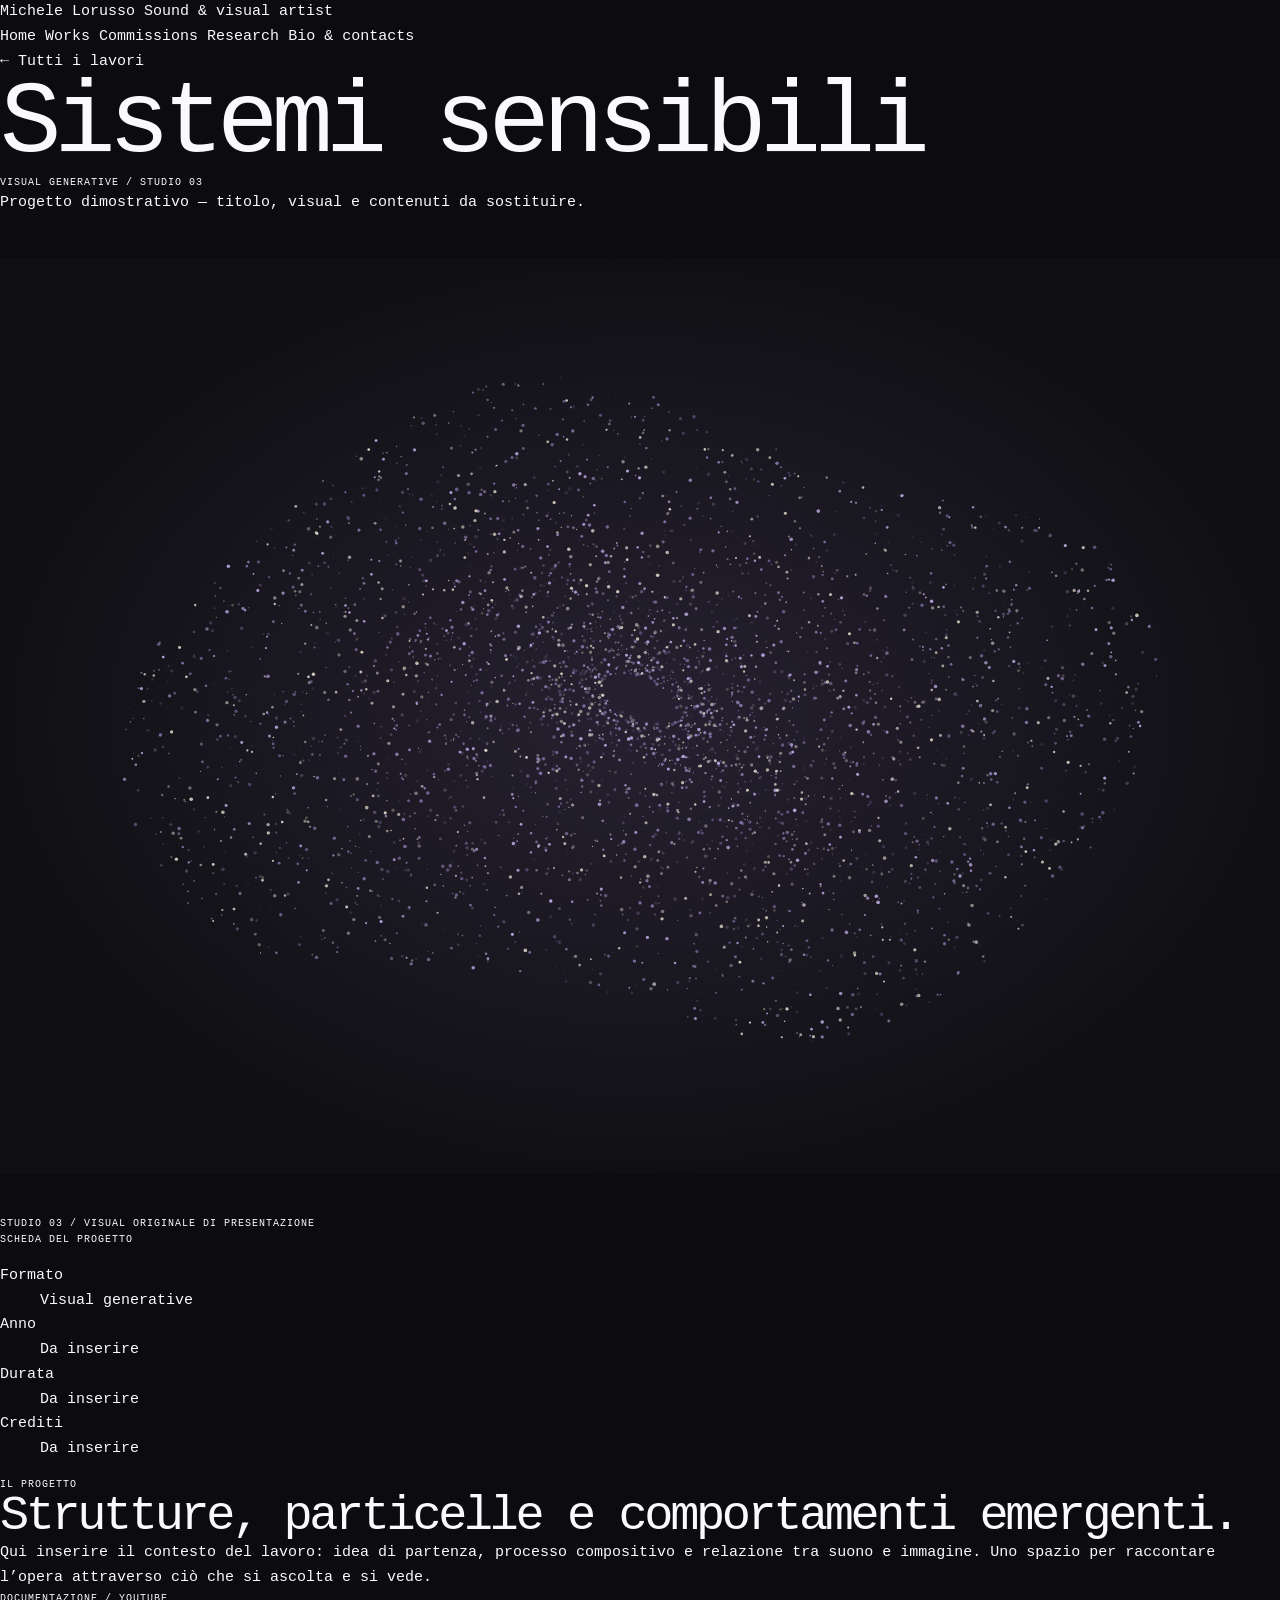
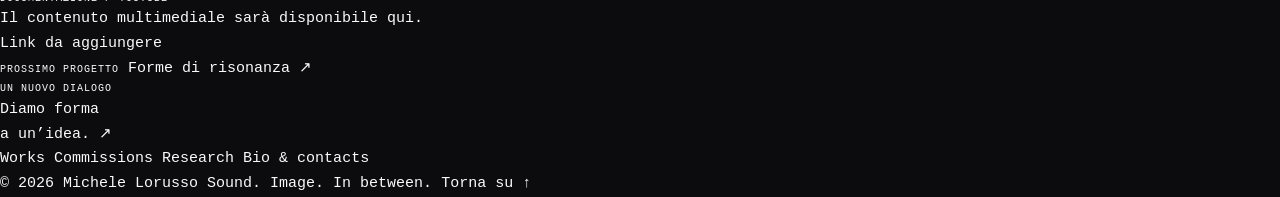
<file: project-03.html>
<!doctype html>
<html lang="it">
  <head>
    <meta charset="utf-8" />
    <meta name="viewport" content="width=device-width, initial-scale=1" />
    <meta
      name="description"
      content="Michele Lorusso — composizione elettroacustica, visual art e ricerca. Portfolio di lavori e progetti."
    />
    <meta name="theme-color" content="#111114" />
    <title>Sistemi sensibili — Michele Lorusso</title>
    <link rel="icon" href="assets/favicon.svg" type="image/svg+xml" />
    <link rel="stylesheet" href="css/style.css" />
    <script src="js/portfolio.js" defer></script>
  </head>
  <body class="inner-page">
    <a class="skip-link" href="#main">Salta al contenuto</a>
    <!-- NAVIGAZIONE — condivisa tra tutte le pagine -->
    <header class="site-header">
      <a class="wordmark" href="index.html">
        Michele Lorusso
        <span>Sound & visual artist</span>
      </a>
      <nav aria-label="Navigazione principale">
        <a href="index.html">Home</a>
        <a href="works.html" aria-current="page">Works</a>
        <a href="commissions.html">Commissions</a>
        <a href="research.html">Research</a>
        <a href="bio.html">Bio & contacts</a>
      </nav>
    </header>
    <main id="main">
      <header class="project-heading wrap">
        <a class="back-link" href="works.html">← Tutti i lavori</a>
        <div class="project-title">
          <h1>Sistemi sensibili</h1>
          <p class="eyebrow">VISUAL GENERATIVE / STUDIO 03</p>
        </div>
        <p class="demo-note">
          Progetto dimostrativo — titolo, visual e contenuti da sostituire.
        </p>
      </header>
      <figure class="project-cover">
        <img
          src="assets/particles.svg"
          alt="Studio grafico dimostrativo per Sistemi sensibili"
          width="1400"
          height="1000"
        />
        <figcaption>STUDIO 03 / VISUAL ORIGINALE DI PRESENTAZIONE</figcaption>
      </figure>
      <section class="wrap project-body">
        <aside>
          <p class="eyebrow">SCHEDA DEL PROGETTO</p>
          <dl>
            <div>
              <dt>Formato</dt>
              <dd>Visual generative</dd>
            </div>
            <div>
              <dt>Anno</dt>
              <dd>Da inserire</dd>
            </div>
            <div>
              <dt>Durata</dt>
              <dd>Da inserire</dd>
            </div>
            <div>
              <dt>Crediti</dt>
              <dd>Da inserire</dd>
            </div>
          </dl>
        </aside>
        <div>
          <p class="eyebrow">IL PROGETTO</p>
          <h2>Strutture, particelle e comportamenti emergenti.</h2>
          <p class="muted">
            Qui inserire il contesto del lavoro: idea di partenza, processo compositivo e
            relazione tra suono e immagine. Uno spazio per raccontare l’opera attraverso
            ciò che si ascolta e si vede.
          </p>
          <section
            class="project-media"
            data-media="work-03"
            aria-label="Documentazione audiovisiva"
          >
            <p class="eyebrow">DOCUMENTAZIONE / YOUTUBE</p>
            <p>Il contenuto multimediale sarà disponibile qui.</p>
            <span class="document-status">Link da aggiungere</span>
          </section>
        </div>
      </section>
      <a class="next-project wrap" href="project-01.html">
        <span class="eyebrow">PROSSIMO PROGETTO</span>
        <span>Forme di risonanza</span>
        <span aria-hidden="true">↗</span>
      </a>
    </main>
    <!-- CONTATTI — sostituire i segnaposto nella pagina Bio & contacts -->
    <footer class="site-footer">
      <div class="footer-intro">
        <p class="eyebrow">UN NUOVO DIALOGO</p>
        <a class="footer-cta" href="bio.html#contacts">
          Diamo forma
          <br />
          a un’idea.
          <span>↗</span>
        </a>
      </div>
      <div class="footer-nav">
        <a href="works.html">Works</a>
        <a href="commissions.html">Commissions</a>
        <a href="research.html">Research</a>
        <a href="bio.html">Bio & contacts</a>
      </div>
      <div class="footer-bottom">
        <span>© 2026 Michele Lorusso</span>
        <span>Sound. Image. In between.</span>
        <a href="#main">Torna su ↑</a>
      </div>
    </footer>
  </body>
</html>
</file>
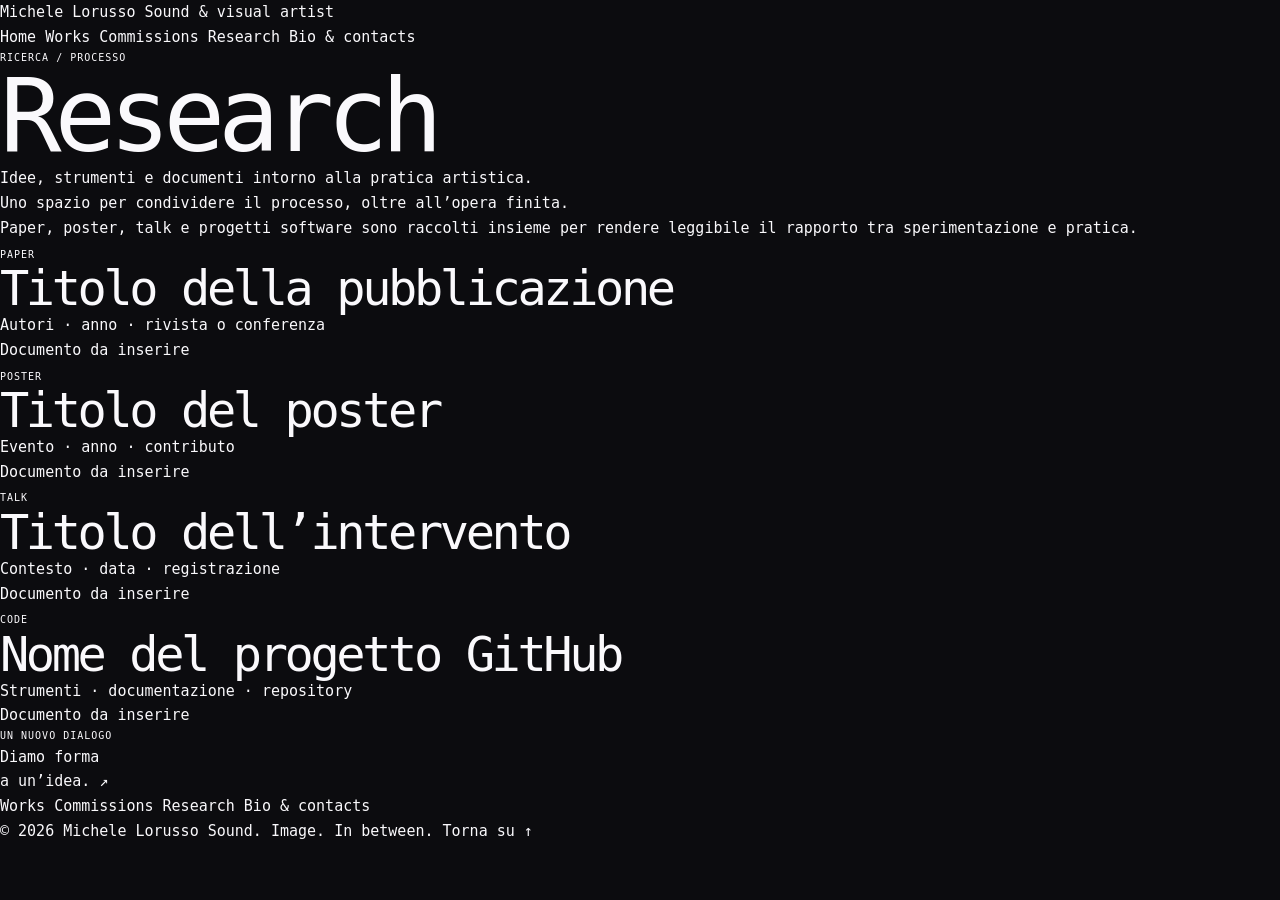
<file: research.html>
<!doctype html>
<html lang="it">
  <head>
    <meta charset="utf-8" />
    <meta name="viewport" content="width=device-width, initial-scale=1" />
    <meta
      name="description"
      content="Michele Lorusso — composizione elettroacustica, visual art e ricerca. Portfolio di lavori e progetti."
    />
    <meta name="theme-color" content="#111114" />
    <title>Research — Michele Lorusso</title>
    <link rel="icon" href="assets/favicon.svg" type="image/svg+xml" />
    <link rel="stylesheet" href="css/style.css" />
    <script src="js/portfolio.js" defer></script>
  </head>
  <body class="inner-page">
    <a class="skip-link" href="#main">Salta al contenuto</a>
    <!-- NAVIGAZIONE — condivisa tra tutte le pagine -->
    <header class="site-header">
      <a class="wordmark" href="index.html">
        Michele Lorusso
        <span>Sound & visual artist</span>
      </a>
      <nav aria-label="Navigazione principale">
        <a href="index.html">Home</a>
        <a href="works.html">Works</a>
        <a href="commissions.html">Commissions</a>
        <a href="research.html" aria-current="page">Research</a>
        <a href="bio.html">Bio & contacts</a>
      </nav>
    </header>
    <main id="main">
      <header class="page-heading wrap">
        <p class="eyebrow">RICERCA / PROCESSO</p>
        <h1>Research</h1>
        <p class="page-intro">
          Idee, strumenti e documenti intorno alla pratica artistica.
        </p>
      </header>
      <section class="wrap section research-section">
        <div class="research-intro">
          <p>Uno spazio per condividere il processo, oltre all’opera finita.</p>
          <p class="muted">
            Paper, poster, talk e progetti software sono raccolti insieme per rendere
            leggibile il rapporto tra sperimentazione e pratica.
          </p>
        </div>
        <article class="research-row">
          <span class="eyebrow">PAPER</span>
          <div>
            <h2>Titolo della pubblicazione</h2>
            <p>Autori · anno · rivista o conferenza</p>
          </div>
          <span class="document-status">Documento da inserire</span>
        </article>
        <article class="research-row">
          <span class="eyebrow">POSTER</span>
          <div>
            <h2>Titolo del poster</h2>
            <p>Evento · anno · contributo</p>
          </div>
          <span class="document-status">Documento da inserire</span>
        </article>
        <article class="research-row">
          <span class="eyebrow">TALK</span>
          <div>
            <h2>Titolo dell’intervento</h2>
            <p>Contesto · data · registrazione</p>
          </div>
          <span class="document-status">Documento da inserire</span>
        </article>
        <article class="research-row">
          <span class="eyebrow">CODE</span>
          <div>
            <h2>Nome del progetto GitHub</h2>
            <p>Strumenti · documentazione · repository</p>
          </div>
          <span class="document-status">Documento da inserire</span>
        </article>
      </section>
    </main>
    <!-- CONTATTI — sostituire i segnaposto nella pagina Bio & contacts -->
    <footer class="site-footer">
      <div class="footer-intro">
        <p class="eyebrow">UN NUOVO DIALOGO</p>
        <a class="footer-cta" href="bio.html#contacts">
          Diamo forma
          <br />
          a un’idea.
          <span>↗</span>
        </a>
      </div>
      <div class="footer-nav">
        <a href="works.html">Works</a>
        <a href="commissions.html">Commissions</a>
        <a href="research.html">Research</a>
        <a href="bio.html">Bio & contacts</a>
      </div>
      <div class="footer-bottom">
        <span>© 2026 Michele Lorusso</span>
        <span>Sound. Image. In between.</span>
        <a href="#main">Torna su ↑</a>
      </div>
    </footer>
  </body>
</html>
</file>
<file: css/style.css>
/* 01. COLORE E FONT — JetBrains Mono e Space Mono, come nel sito principale */
:root {
  --bg: #0c0c0f;
  --panel: #15141a;
  --sidebar-bg: #101015;
  --portrait-dark: #111115;
  --portrait-dot: #46365c;
  --text: #faf9fc;
  --muted: #aaa6b0;
  --lilac: #d8c4f2;
  --line: rgba(216, 196, 242, 0.23);
  --sidebar: 248px;
}
html[data-theme='light'] {
  color-scheme: light;
  --bg: #fbfafd;
  --panel: #f2eef6;
  --sidebar-bg: #f5f1f8;
  --portrait-dark: #ebe5f0;
  --portrait-dot: #a992bb;
  --text: #15121a;
  --muted: #6c6471;
  --lilac: #7a579e;
  --line: rgba(89, 57, 117, 0.25);
}
* {
  box-sizing: border-box;
}
html {
  scroll-behavior: smooth;
}
body {
  margin: 0;
  min-height: 100vh;
  background: var(--bg);
  color: var(--text);
  font:
    15px/1.65 'JetBrains Mono',
    monospace;
}
a {
  color: inherit;
  text-decoration: none;
}
button {
  font: inherit;
}
h1,
h2,
h3,
p,
figure {
  margin: 0;
}
h1,
h2,
h3 {
  font-family: 'Space Mono', monospace;
  font-weight: 400;
  letter-spacing: -0.07em;
  line-height: 0.98;
}
h1 {
  font-size: clamp(54px, 8vw, 130px);
}
h2 {
  font-size: clamp(28px, 3.8vw, 56px);
}
img {
  display: block;
  max-width: 100%;
}
:focus-visible {
  outline: 2px solid var(--lilac);
  outline-offset: 5px;
}
::selection {
  color: var(--bg);
  background: var(--lilac);
}
.eyebrow,
.page-label,
figcaption {
  font-size: 10px;
  letter-spacing: 0.1em;
  text-transform: uppercase;
}
.skip-link {
  position: fixed;
  z-index: 100;
  top: -100px;
  left: 20px;
  background: var(--lilac);
  color: var(--bg);
  padding: 10px 14px;
}
.skip-link:focus {
  top: 20px;
}
.theme-switcher {
  position: fixed;
  z-index: 50;
  right: 24px;
  bottom: 24px;
  display: flex;
  align-items: center;
  gap: 9px;
  padding: 8px 10px;
  border: 1px solid var(--line);
  background: var(--sidebar-bg);
  box-shadow: 0 8px 24px #00000018;
  color: var(--muted);
  font-size: 10px;
  letter-spacing: 0.07em;
  text-transform: uppercase;
}
.theme-switcher select {
  border: 0;
  border-radius: 0;
  padding: 3px 1px;
  background: transparent;
  color: var(--text);
  font:
    11px 'JetBrains Mono',
    monospace;
  cursor: pointer;
}
.theme-switcher select:focus-visible {
  outline-offset: 2px;
}
[hidden] {
  display: none !important;
}

/* 02. BARRA LATERALE — desktop */
.sidebar {
  position: fixed;
  inset: 0 auto 0 0;
  z-index: 10;
  width: var(--sidebar);
  display: flex;
  flex-direction: column;
  padding: 38px 32px 30px;
  background: var(--sidebar-bg);
  border-right: 1px solid var(--line);
}
.site-name {
  font:
    700 25px/0.94 'Space Mono',
    monospace;
  letter-spacing: -0.1em;
}
.site-name:hover {
  color: var(--lilac);
}
.site-role {
  margin-top: 13px;
  color: var(--muted);
  font-size: 10px;
  line-height: 1.4;
  text-transform: uppercase;
  letter-spacing: 0.08em;
}
.sidebar nav {
  display: flex;
  flex-direction: column;
  gap: 5px;
  margin-top: 88px;
}
.sidebar nav a {
  width: fit-content;
  position: relative;
  padding: 5px 0;
  font:
    700 21px/1.25 'Space Mono',
    monospace;
  letter-spacing: -0.08em;
}
.sidebar nav a::after {
  content: '';
  position: absolute;
  left: 0;
  right: 100%;
  bottom: 0;
  height: 2px;
  background: var(--lilac);
  transition: right 0.2s ease;
}
.sidebar nav a:hover,
.sidebar nav a[aria-current='page'] {
  color: var(--lilac);
}
.sidebar nav a:hover::after,
.sidebar nav a[aria-current='page']::after {
  right: 0;
}
.social-links {
  display: flex;
  gap: 10px;
  margin-top: auto;
}
.sidebar-footer {
  margin-top: auto;
  display: flex;
  flex-direction: column-reverse;
  align-items: flex-start;
  gap: 14px;
}
.sidebar-meta {
  margin: 0;
  color: var(--muted);
  font-size: 10px;
  line-height: 1.6;
}
.sidebar-footer .social-links {
  margin-top: 0;
}
.social-links a {
  display: grid;
  place-items: center;
  width: 38px;
  height: 38px;
  border: 1px solid var(--line);
  border-radius: 50%;
  color: var(--lilac);
}
.social-links a:hover {
  background: var(--lilac);
  color: var(--bg);
}
.social-links svg {
  width: 17px;
  height: 17px;
  fill: none;
  stroke: currentColor;
  stroke-width: 1.6;
  stroke-linecap: round;
  stroke-linejoin: round;
}
.social-links .fill {
  fill: currentColor;
  stroke: none;
}
.orcid-mark {
  font:
    600 12px/1 'JetBrains Mono',
    monospace;
  letter-spacing: -0.1em;
}

/* 03. STRUTTURA PAGINA */
.page {
  min-height: 100vh;
  margin-left: var(--sidebar);
}
.page-label {
  display: flex;
  gap: 12px;
  padding: 24px 42px;
  color: var(--muted);
  border-bottom: 1px solid var(--line);
}
.page-label span:first-child {
  color: var(--lilac);
}
.about-intro,
.works-intro,
.events-intro,
.blog-intro {
  padding: clamp(66px, 10vw, 145px) clamp(26px, 7vw, 115px) 75px;
}
.about-intro .eyebrow,
.works-intro .eyebrow,
.events-intro .eyebrow,
.blog-intro .eyebrow {
  color: var(--lilac);
  margin-bottom: 30px;
}
.about-intro h1 em {
  color: var(--lilac);
  font-style: normal;
}
.works-intro > p:last-child,
.events-intro > p:last-child,
.blog-intro > p:last-child {
  max-width: 570px;
  color: var(--muted);
  margin-top: 30px;
}

/* 04. ABOUT — la foto è qui */
.about-grid {
  display: grid;
  grid-template-columns: minmax(300px, 0.8fr) 1.2fr;
  gap: clamp(40px, 8vw, 130px);
  padding: clamp(66px, 10vw, 145px) clamp(26px, 7vw, 115px) 110px;
  align-items: start;
}
.portrait {
  aspect-ratio: 4 / 5;
  min-height: 390px;
  overflow: hidden;
  border: 1px solid var(--line);
  background: var(--panel);
}
.portrait img {
  display: block;
  width: 100%;
  height: 100%;
  object-fit: cover;
  object-position: 64% center;
}
.about-copy {
  max-width: 580px;
  padding-top: 20px;
}
.about-copy > .eyebrow {
  color: var(--lilac);
  margin-bottom: 27px;
}
.about-copy > p:not(.eyebrow) {
  font-size: clamp(17px, 1.65vw, 22px);
  line-height: 1.55;
}
.about-copy > p + p {
  color: var(--muted);
  font-size: 14px;
  margin-top: 25px;
}
.about-notes {
  display: flex;
  flex-wrap: wrap;
  gap: 8px;
  margin-top: 36px;
}
.about-notes span {
  border: 1px solid var(--line);
  color: var(--lilac);
  padding: 7px 10px;
  font-size: 10px;
}
.featured-work {
  border-top: 1px solid var(--line);
  padding: 44px clamp(26px, 7vw, 115px) 100px;
}
.section-heading {
  display: flex;
  justify-content: space-between;
  align-items: center;
  gap: 25px;
  margin-bottom: 28px;
}
.section-heading .eyebrow {
  color: var(--lilac);
}
.section-heading a {
  font-size: 12px;
  border-bottom: 1px solid var(--line);
  padding-bottom: 7px;
}
.section-heading a:hover {
  color: var(--lilac);
}
.featured-card {
  display: block;
  position: relative;
  overflow: hidden;
  background: var(--panel);
}
.featured-card img {
  width: 100%;
  height: clamp(310px, 45vw, 600px);
  object-fit: cover;
  transition: transform 0.8s ease;
}
.featured-card:hover img {
  transform: scale(1.03);
}
.work-number {
  position: absolute;
  top: 22px;
  left: 22px;
  color: var(--lilac);
  font-size: 10px;
  letter-spacing: 0.1em;
}
.featured-card > div {
  position: absolute;
  left: 22px;
  right: 22px;
  bottom: 22px;
  display: flex;
  justify-content: space-between;
  align-items: end;
  gap: 30px;
}
.featured-card h2 {
  text-shadow: 0 2px 20px #000;
}
.featured-card > div span {
  font-size: 10px;
  color: var(--lilac);
}

/* 05. WORKS — cinque template */
.work-filters {
  display: flex;
  flex-wrap: wrap;
  gap: 8px;
  padding: clamp(46px, 8vw, 100px) clamp(26px, 7vw, 115px) 22px;
  border-bottom: 1px solid var(--line);
}
.work-filters button {
  border: 1px solid var(--line);
  border-radius: 20px;
  background: transparent;
  color: var(--text);
  padding: 7px 12px;
  font-size: 11px;
}
.work-filters button:hover,
.work-filters button[aria-pressed='true'] {
  background: var(--lilac);
  border-color: var(--lilac);
  color: var(--bg);
}
.work-filters sup {
  color: var(--lilac);
  margin-left: 4px;
}
.work-list {
  padding: 0 clamp(26px, 7vw, 115px) 100px;
}
.work-template {
  display: grid;
  grid-template-columns: 42px minmax(160px, 0.75fr) 1.15fr 0.85fr;
  gap: 26px;
  padding: 35px 0;
  border-bottom: 1px solid var(--line);
  align-items: start;
}
.template-index {
  color: var(--lilac);
  font-size: 11px;
}
.template-visual {
  position: relative;
  display: grid;
  place-items: center;
  aspect-ratio: 1.25;
  min-height: 150px;
  overflow: hidden;
  background: var(--panel);
  border: 1px solid var(--line);
}
.template-visual img {
  width: 100%;
  height: 100%;
  object-fit: cover;
}
.shorts-visual {
  width: min(100%, 200px);
  min-height: 0;
  aspect-ratio: 9 / 16;
}
.template-visual.has-player {
  background: #000;
}
.template-visual iframe {
  width: 100%;
  height: 100%;
  border: 0;
}
.soundcloud-preview {
  min-height: 0;
  aspect-ratio: 1;
  background-position: center;
  background-repeat: no-repeat;
  background-size: cover;
}
.soundcloud-preview.has-soundcloud-player iframe {
  position: static;
  height: 166px;
  background: transparent;
  border-top: 1px solid var(--line);
}
.soundcloud-preview.has-soundcloud-player {
  display: flex;
  flex-direction: column;
  min-height: 280px;
  aspect-ratio: auto;
  justify-content: flex-end;
}
.media-actions {
  position: absolute;
  z-index: 2;
  bottom: 10px;
  left: 10px;
}
.waveform {
  color: var(--lilac);
  font-size: clamp(24px, 4vw, 55px);
  letter-spacing: -10px;
}
.installation-art {
  background:
    radial-gradient(circle, transparent 25%, #8f73ac10 26% 40%, transparent 41%),
    var(--panel);
  color: var(--lilac);
  font-size: 120px;
}
.installation-photo {
  background: var(--panel);
}
.installation-photo img {
  object-fit: contain;
}
.code-art {
  color: var(--lilac);
  font:
    36px 'Space Mono',
    monospace;
}
.template-main .eyebrow {
  color: var(--lilac);
  margin-bottom: 10px;
}
.template-main h2 {
  font-size: clamp(25px, 3vw, 40px);
}
.template-main > p:not(.eyebrow) {
  color: var(--muted);
  font-size: 13px;
  margin-top: 17px;
}
.template-main .repo-citation {
  font-size: 11px;
  line-height: 1.55;
}
.work-description[data-collapsible] {
  display: -webkit-box;
  overflow: hidden;
  -webkit-box-orient: vertical;
  -webkit-line-clamp: 4;
}
.work-description[data-collapsible].is-expanded {
  display: block;
}
.description-toggle {
  margin-top: 10px;
  border: 0;
  border-bottom: 1px solid var(--line);
  padding: 0 0 3px;
  background: transparent;
  color: var(--lilac);
  font:
    11px 'JetBrains Mono',
    monospace;
  cursor: pointer;
}
.description-toggle:hover {
  color: var(--text);
}
.work-template dl {
  margin: 0;
  font-size: 11px;
}
.work-template dl div {
  display: grid;
  grid-template-columns: 70px 1fr;
  gap: 12px;
  padding: 7px 0;
  border-top: 1px solid var(--line);
}
.work-template dt {
  color: var(--muted);
}
.work-template dd {
  margin: 0;
  color: var(--lilac);
}
.work-template dd a,
.media-trigger {
  border-bottom: 1px solid currentColor;
}
.media-trigger {
  border-top: 0;
  border-right: 0;
  border-left: 0;
  padding: 0;
  background: transparent;
  color: inherit;
  font: inherit;
  cursor: pointer;
}
.media-actions .media-trigger {
  border: 1px solid var(--line);
  padding: 7px 10px;
  background: var(--sidebar-bg);
  color: var(--lilac);
  font-size: 10px;
  letter-spacing: 0.04em;
}
.media-actions .media-trigger:hover {
  border-color: var(--lilac);
  background: var(--lilac);
  color: var(--bg);
}
.work-template dd a:hover,
.media-trigger:hover {
  color: var(--text);
}
.media-trigger:disabled {
  border-bottom-color: transparent;
  color: var(--muted);
  cursor: default;
}

/* 06. EVENTS E BLOG — template */
.event-list,
.post-list {
  padding: clamp(66px, 10vw, 145px) clamp(26px, 7vw, 115px) 35px;
}
.event-card {
  display: grid;
  grid-template-columns: 95px 150px minmax(280px, 1.1fr) minmax(180px, 0.9fr);
  gap: 35px;
  padding: 35px 0;
  border-top: 1px solid var(--line);
}
.event-card--no-poster {
  grid-template-columns: 130px 1.1fr 0.9fr;
}
.event-card time {
  display: grid;
  grid-template-columns: 34px 1fr;
  column-gap: 5px;
  align-content: start;
  color: var(--lilac);
  font:
    13px/1.1 'Space Mono',
    monospace;
}
.event-card time span {
  grid-row: span 2;
  font-size: 33px;
  letter-spacing: -0.1em;
}
.event-card time em {
  font:
    10px 'JetBrains Mono',
    monospace;
  color: var(--muted);
  margin-top: 5px;
}
.event-card .eyebrow {
  color: var(--lilac);
  margin-bottom: 9px;
}
.event-card h2 {
  font-size: clamp(27px, 3vw, 42px);
}
.event-card p:not(.eyebrow) {
  color: var(--muted);
  font-size: 13px;
  margin-top: 15px;
}
.event-card .event-citation {
  margin-top: 14px;
  font-size: 11px;
  line-height: 1.55;
}
.event-poster {
  display: block;
  width: 100%;
  max-width: 180px;
  border: 1px solid var(--line);
  background: #fff;
}
.event-poster img {
  display: block;
  width: 100%;
  height: auto;
}
.event-poster:hover,
.event-poster:focus-visible {
  border-color: var(--lilac);
}
.event-card dl {
  margin: 0;
  font-size: 11px;
}
.event-card dl div {
  padding: 8px 0;
  border-top: 1px solid var(--line);
}
.event-card dt {
  color: var(--muted);
}
.event-card dd {
  color: var(--lilac);
  margin: 2px 0 0;
}
.event-card dd a {
  color: inherit;
}
.template-hint {
  padding: 20px clamp(26px, 7vw, 115px) 95px;
  color: var(--muted);
  font-size: 11px;
}
.post-list {
  display: grid;
  grid-template-columns: repeat(2, minmax(0, 1fr));
  gap: 25px;
  padding-bottom: 25px;
}
.post-card {
  min-height: 360px;
  display: flex;
  flex-direction: column;
  padding: 30px;
  background: var(--panel);
  border: 1px solid var(--line);
}
.post-card .eyebrow {
  color: var(--lilac);
}
.post-card h2 {
  font-size: clamp(28px, 3.4vw, 48px);
  margin-top: 50px;
}
.post-card > p:not(.eyebrow) {
  color: var(--muted);
  font-size: 13px;
  margin-top: 20px;
}
.post-card a {
  align-self: flex-start;
  margin-top: auto;
  border-bottom: 1px solid var(--line);
  padding-bottom: 5px;
  color: var(--lilac);
  font-size: 12px;
}
.post-card a:hover {
  color: var(--text);
}

/* 07. MOBILE — la colonna diventa una barra superiore */
@media (max-width: 760px) {
  :root {
    --sidebar: 0px;
  }
  .sidebar {
    position: static;
    width: auto;
    min-height: auto;
    display: grid;
    grid-template-columns: 1fr auto;
    gap: 12px 20px;
    padding: 20px 23px;
    border-right: 0;
    border-bottom: 1px solid var(--line);
  }
  .site-name {
    font-size: 20px;
  }
  .site-role {
    display: none;
  }
  .sidebar nav {
    grid-column: 1 / -1;
    grid-row: 2;
    flex-direction: row;
    flex-wrap: wrap;
    gap: 9px 19px;
    margin: 0;
  }
  .sidebar nav a {
    font-size: 14px;
  }
  .social-links {
    margin: 0;
    align-self: center;
  }
  .sidebar-footer {
    display: flex;
    gap: 12px;
    margin: 0;
    align-self: center;
  }
  .sidebar-meta {
    display: none;
  }
  .sidebar-footer .social-links {
    margin: 0;
  }
  .theme-switcher {
    right: 14px;
    bottom: 14px;
  }
  .social-links a {
    width: 32px;
    height: 32px;
  }
  .social-links svg {
    width: 14px;
    height: 14px;
  }
  .page {
    margin-left: 0;
  }
  .about-grid {
    grid-template-columns: 1fr;
    padding: 52px 23px 65px;
    gap: 34px;
  }
  .portrait {
    min-height: 0;
    aspect-ratio: 3 / 2;
  }
  .about-copy {
    padding: 0;
  }
  .about-copy > p:not(.eyebrow) {
    font-size: 17px;
  }
  .featured-work {
    padding: 36px 23px 65px;
  }
  .featured-card img {
    height: 310px;
  }
  .featured-card > div {
    display: block;
  }
  .featured-card > div span {
    display: block;
    margin-top: 12px;
  }
  .work-filters {
    padding: 35px 23px 16px;
  }
  .work-list {
    padding: 0 23px 65px;
  }
  .work-template {
    grid-template-columns: 28px 1fr;
    gap: 18px;
  }
  .template-visual,
  .template-main,
  .work-template dl {
    grid-column: 2;
  }
  .template-visual {
    min-height: 0;
  }
  .event-list,
  .post-list {
    padding: 52px 23px 35px;
  }
  .event-card {
    grid-template-columns: 1fr;
    gap: 20px;
  }
  .post-list {
    grid-template-columns: 1fr;
  }
  .post-card {
    min-height: 300px;
  }
  .template-hint {
    padding: 20px 23px 65px;
  }
}
@media (prefers-reduced-motion: reduce) {
  html {
    scroll-behavior: auto;
  }
  *,
  *::before,
  *::after {
    transition: none !important;
  }
}
</file>
